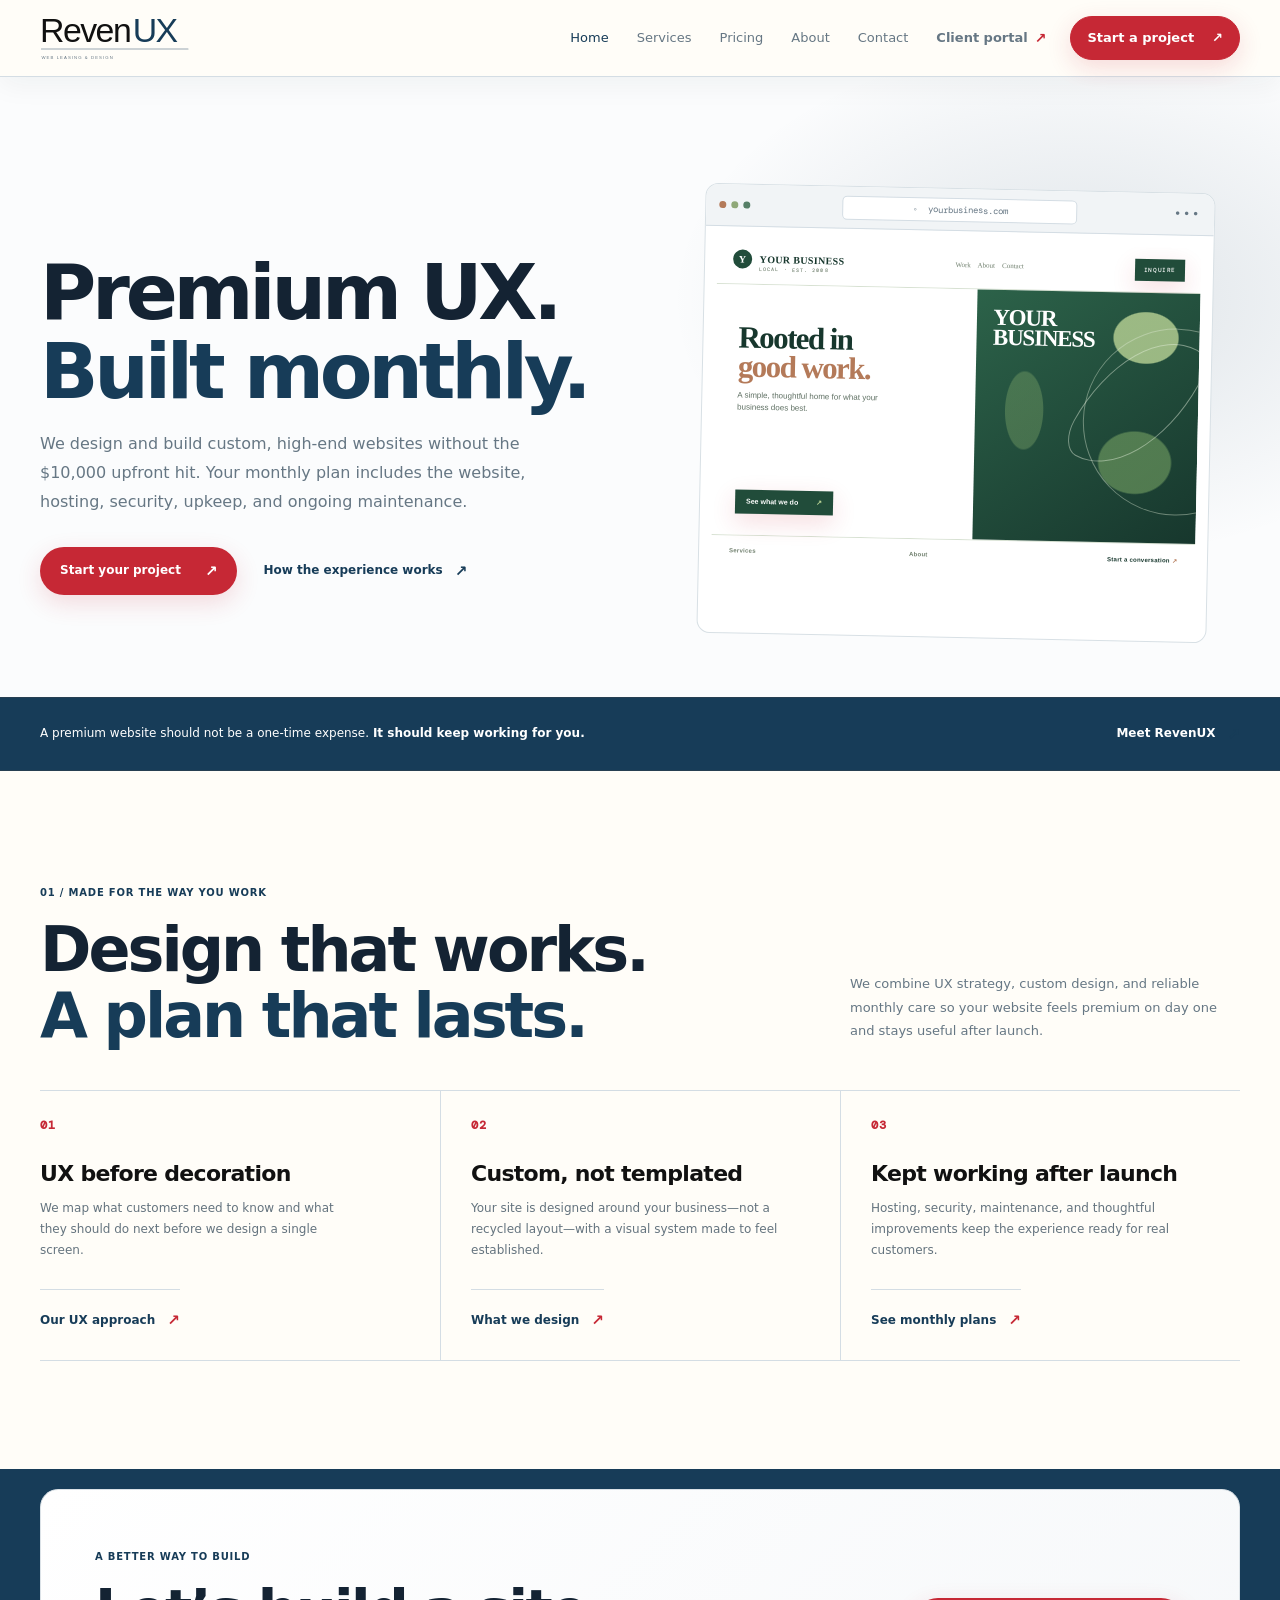
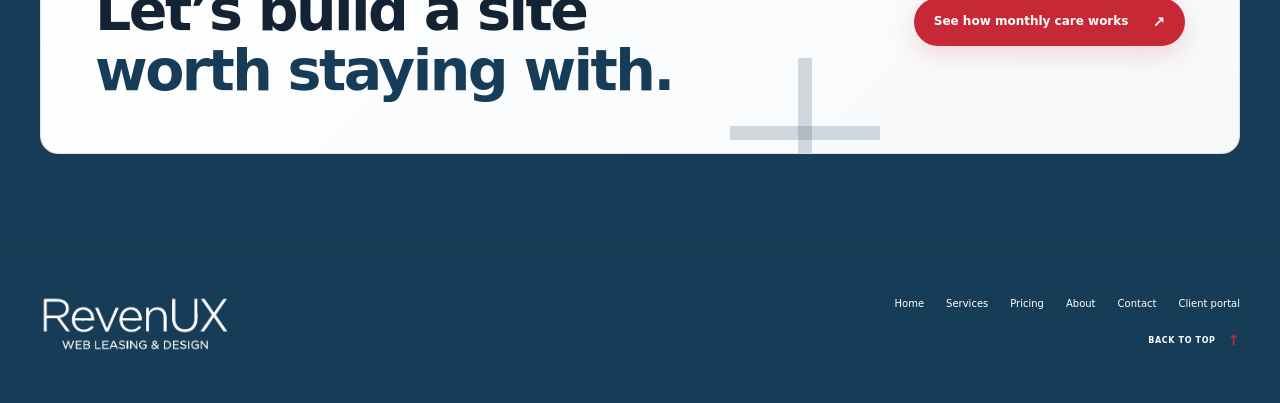
<file: index.html>
<!doctype html>
<html lang="en">
<head>
  <meta charset="utf-8"><meta name="viewport" content="width=device-width, initial-scale=1">
  <meta name="theme-color" content="#ffffff"><meta name="description" content="RevenUX designs custom UX-led websites for local businesses with affordable monthly care, maintenance, hosting, and security.">
  <title>RevenUX — Premium UX websites, built monthly</title><link rel="icon" href="assets/revenux-monogram-white.svg?v=2" type="image/svg+xml" sizes="any"><link rel="apple-touch-icon" href="assets/revenux-monogram-white.svg?v=2">
  <link rel="preconnect" href="https://fonts.googleapis.com"><link rel="preconnect" href="https://fonts.gstatic.com" crossorigin>
  <link href="https://fonts.googleapis.com/css2?family=DM+Mono:wght@400;500&family=DM+Sans:wght@400;500;600;700&family=Manrope:wght@400;500;600;700;800&display=swap" rel="stylesheet">
  <link rel="stylesheet" href="styles.css?v=client-portal-1"><script src="script.js?v=form-email-2" defer></script>
</head>
<body data-page="home">
  <a class="skip-link" href="#main">Skip to content</a>
  <header class="site-header" id="top"><div class="shell header-inner">
    <a class="brand brand-wordmark" href="index.html" aria-label="RevenUX home"><img class="brand-logo" src="assets/revenux-wordmark-black-blue.svg?v=1" alt="RevenUX Web Leasing &amp; Design"></a>
    <button class="menu-toggle" type="button" aria-expanded="false" aria-controls="primary-nav" aria-label="Open menu"><span></span><span></span></button>
    <nav class="primary-nav" id="primary-nav" aria-label="Main navigation"><a data-nav="home" href="index.html">Home</a><a data-nav="services" href="services.html">Services</a><a data-nav="pricing" href="pricing.html">Pricing</a><a data-nav="about" href="about.html">About</a><a data-nav="contact" href="contact.html">Contact</a><a class="nav-portal" href="https://portal.revenuxdesign.com" aria-label="Open client portal">Client portal <span>↗</span></a><a class="nav-cta" href="https://portal.revenuxdesign.com/start">Start a project <span>↗</span></a></nav>
  </div></header>
  <main id="main">
    <section class="hero section-pad"><div class="hero-grid shell">
      <div class="hero-copy reveal"><h1>Premium UX.<br><em>Built monthly.</em></h1><p class="hero-lede">We design and build custom, high-end websites without the $10,000 upfront hit. Your monthly plan includes the website, hosting, security, upkeep, and ongoing maintenance.</p><div class="hero-actions"><a class="button button-primary" href="https://portal.revenuxdesign.com/start">Start your project <span>↗</span></a><a class="text-link" href="services.html">How the experience works <span>↗</span></a></div></div>
      <div class="hero-visual reveal reveal-delay" aria-label="Website preview for a local heating and air company"><div class="visual-orbit orbit-one"></div><div class="visual-orbit orbit-two"></div><div class="site-preview"><div class="preview-top"><span class="preview-dots"><i></i><i></i><i></i></span><span class="preview-url">◦ &nbsp;yourbusiness.com</span><span class="preview-menu">•••</span></div><div class="preview-site preview-business preview-editorial"><div class="preview-nav"><span class="preview-logo"><b>Y</b> YOUR BUSINESS <small>LOCAL · EST. 2008</small></span><span class="preview-links">Work &nbsp;&nbsp; About &nbsp;&nbsp; Contact</span><span class="preview-call">INQUIRE</span></div><div class="preview-split"><div class="preview-split-copy"><h2>Rooted in<br><em>good work.</em></h2><p>A simple, thoughtful home for what your business does best.</p><span class="preview-button">See what we do <b>↗</b></span></div><div class="preview-visual-block"><strong>YOUR<br>BUSINESS</strong></div></div><div class="preview-footer-row"><span>Services</span><span>About</span><span>Start a conversation <b>↗</b></span></div></div></div></div>
    </div></section>
    <section class="intro-strip"><div class="shell strip-inner"><p>A premium website should not be a one-time expense. <strong>It should keep working for you.</strong></p><a class="text-link" href="about.html">Meet RevenUX <span>↗</span></a></div></section>
    <section class="section-pad home-services"><div class="shell"><div class="section-heading heading-row reveal"><div><span class="eyebrow">01 / MADE FOR THE WAY YOU WORK</span><h2>Design that works.<br><em>A plan that lasts.</em></h2></div><p>We combine UX strategy, custom design, and reliable monthly care so your website feels premium on day one and stays useful after launch.</p></div><div class="service-grid"><article class="service-card reveal"><span class="service-icon">01</span><h3>UX before decoration</h3><p>We map what customers need to know and what they should do next before we design a single screen.</p><a href="services.html" class="text-link">Our UX approach <span>↗</span></a></article><article class="service-card reveal reveal-delay"><span class="service-icon">02</span><h3>Custom, not templated</h3><p>Your site is designed around your business—not a recycled layout—with a visual system made to feel established.</p><a href="services.html" class="text-link">What we design <span>↗</span></a></article><article class="service-card reveal reveal-delay-2"><span class="service-icon">03</span><h3>Kept working after launch</h3><p>Hosting, security, maintenance, and thoughtful improvements keep the experience ready for real customers.</p><a href="pricing.html" class="text-link">See monthly plans <span>↗</span></a></article></div></div></section>
    <section class="home-cta"><div class="shell cta-panel reveal"><div><span class="eyebrow">A BETTER WAY TO BUILD</span><h2>Let’s build a site<br><em>worth staying with.</em></h2></div><a class="button button-primary" href="contact.html">See how monthly care works <span>↗</span></a><span class="cta-spark" aria-hidden="true"></span></div></section>
  </main>
  <footer class="site-footer"><div class="shell footer-main"><a class="footer-wordmark" href="index.html" aria-label="RevenUX home"><img src="assets/revenux-wordmark-footer.png" alt="RevenUX Web Leasing &amp; Design" style="display:block;width:190px;max-width:190px;height:auto;"></a><nav class="footer-links" aria-label="Footer navigation"><a href="index.html">Home</a><a href="services.html">Services</a><a href="pricing.html">Pricing</a><a href="about.html">About</a><a href="contact.html">Contact</a><a href="https://portal.revenuxdesign.com" aria-label="Open client portal">Client portal</a></nav><a class="back-top" href="#top">BACK TO TOP <span>↑</span></a></div></footer>
</body></html>
</file>
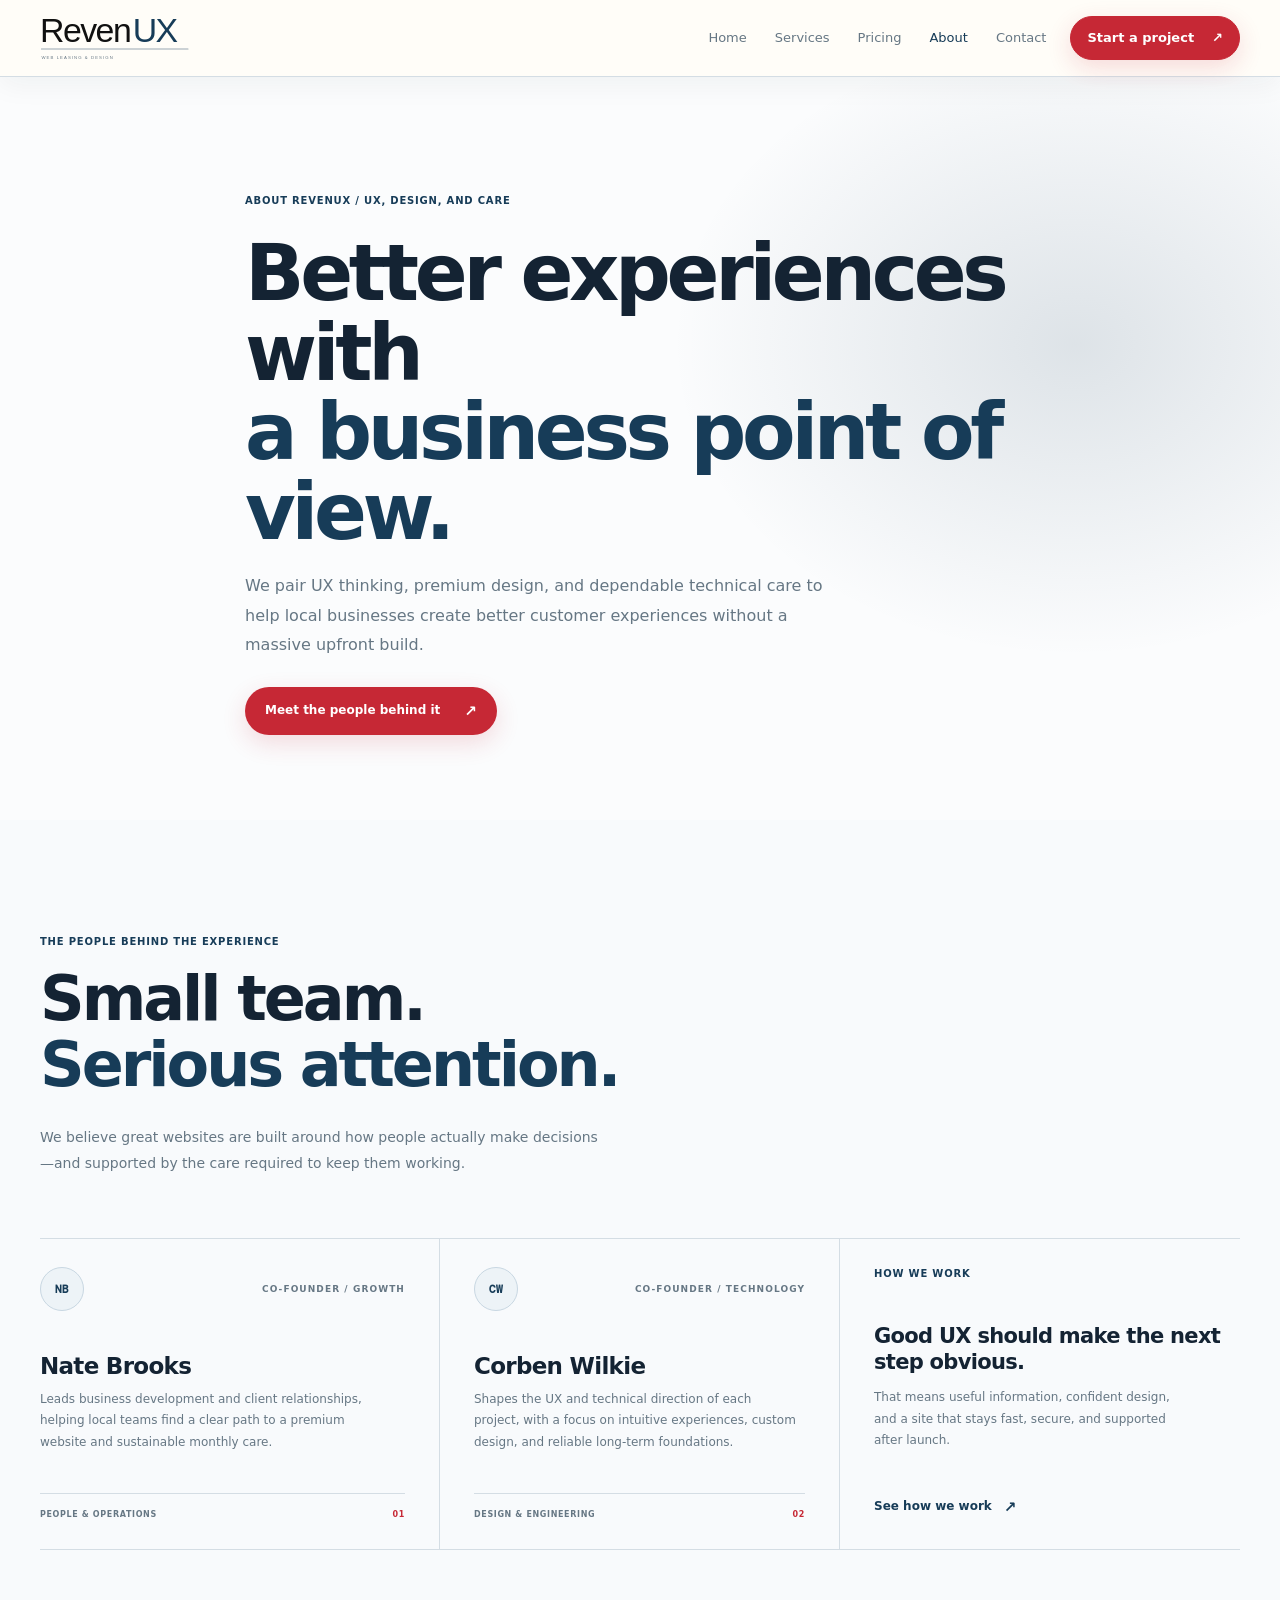
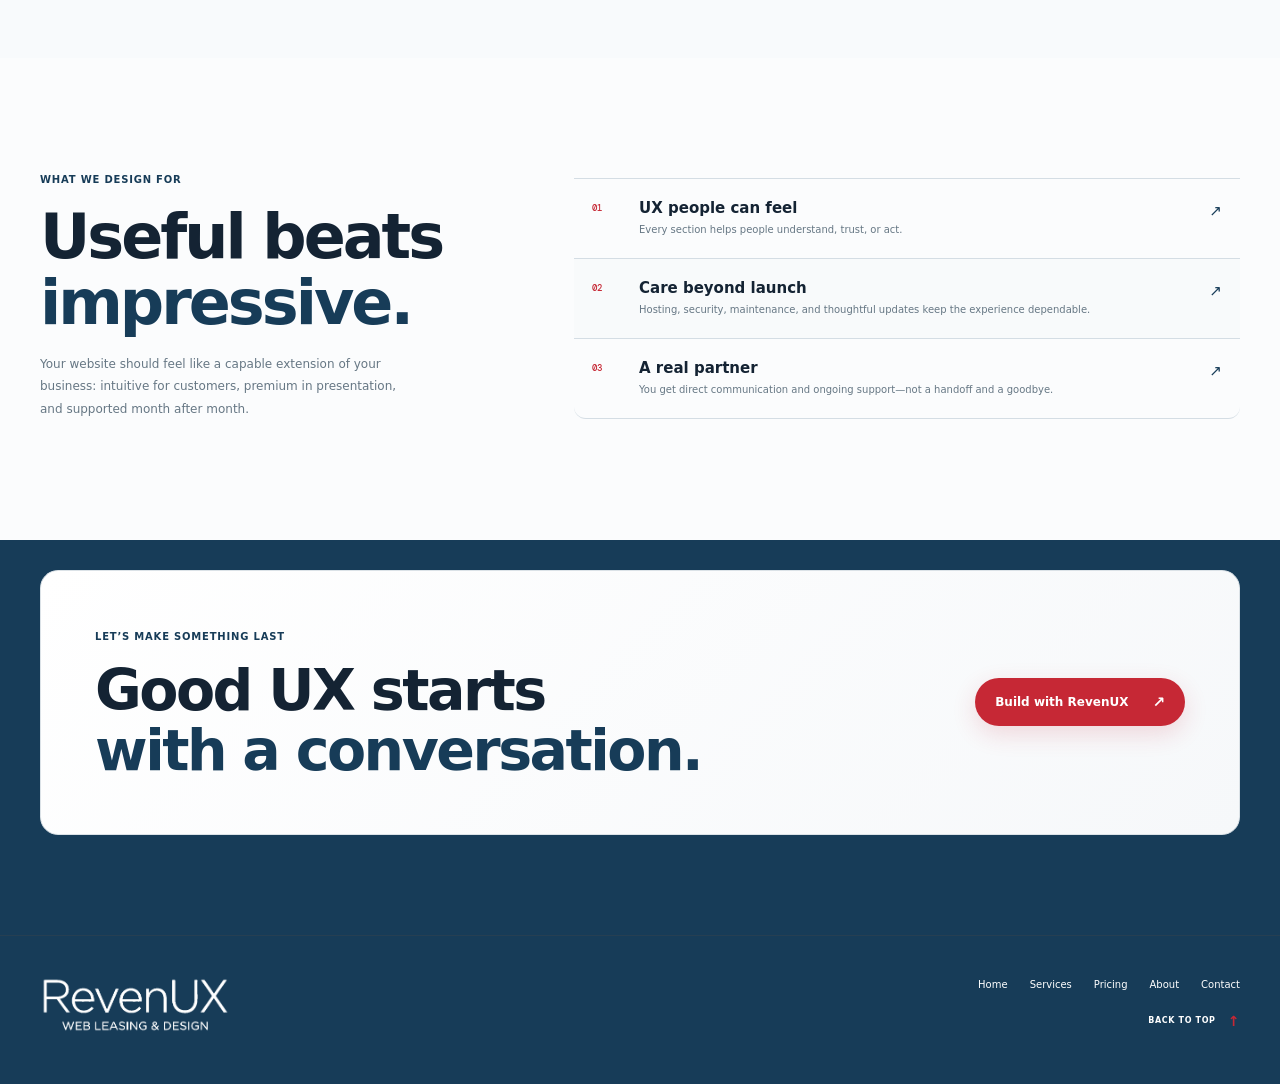
<file: about.html>
<!doctype html>
<html lang="en"><head><meta charset="utf-8"><meta name="viewport" content="width=device-width, initial-scale=1"><meta name="theme-color" content="#ffffff"><meta name="description" content="Meet the RevenUX team behind custom UX-led websites and affordable monthly website care."><title>About — UX, design, and ongoing care | RevenUX</title><link rel="icon" href="assets/revenux-monogram-white.svg?v=2" type="image/svg+xml" sizes="any"><link rel="apple-touch-icon" href="assets/revenux-monogram-white.svg?v=2"><link rel="preconnect" href="https://fonts.googleapis.com"><link rel="preconnect" href="https://fonts.gstatic.com" crossorigin><link href="https://fonts.googleapis.com/css2?family=DM+Mono:wght@400;500&family=DM+Sans:wght@400;500;600;700&family=Manrope:wght@400;500;600;700;800&display=swap" rel="stylesheet"><link rel="stylesheet" href="styles.css?v=black-blue-clean-1"><script src="script.js?v=form-email-2" defer></script></head>
<body data-page="about"><a class="skip-link" href="#main">Skip to content</a><header class="site-header" id="top"><div class="shell header-inner"><a class="brand brand-wordmark" href="index.html" aria-label="RevenUX home"><img class="brand-logo" src="assets/revenux-wordmark-black-blue.svg?v=1" alt="RevenUX Web Leasing &amp; Design"></a><button class="menu-toggle" type="button" aria-expanded="false" aria-controls="primary-nav" aria-label="Open menu"><span></span><span></span></button><nav class="primary-nav" id="primary-nav" aria-label="Main navigation"><a data-nav="home" href="index.html">Home</a><a data-nav="services" href="services.html">Services</a><a data-nav="pricing" href="pricing.html">Pricing</a><a data-nav="about" href="about.html">About</a><a data-nav="contact" href="contact.html">Contact</a><a class="nav-cta" href="contact.html">Start a project <span>↗</span></a></nav></div></header>
<main id="main"><section class="page-hero section-pad about-hero"><div class="shell page-hero-inner reveal"><span class="eyebrow">ABOUT REVENUX / UX, DESIGN, AND CARE</span><h1>Better experiences with<br><em>a business point of view.</em></h1><p>We pair UX thinking, premium design, and dependable technical care to help local businesses create better customer experiences without a massive upfront build.</p><div class="hero-actions"><a class="button button-primary" href="contact.html">Meet the people behind it <span>↗</span></a></div></div></section>
<section class="section-pad about-section"><div class="shell"><div class="section-heading heading-row reveal"><div><span class="eyebrow">THE PEOPLE BEHIND THE EXPERIENCE</span><h2>Small team.<br><em>Serious attention.</em></h2></div><p>We believe great websites are built around how people actually make decisions—and supported by the care required to keep them working.</p></div><div class="founder-grid"><article class="founder-card reveal"><div class="founder-top"><span class="founder-initials">NB</span><span class="founder-role">CO-FOUNDER / GROWTH</span></div><div><h3>Nate Brooks</h3><p>Leads business development and client relationships, helping local teams find a clear path to a premium website and sustainable monthly care.</p></div><div class="founder-footer"><span>PEOPLE & OPERATIONS</span><span>01</span></div></article><article class="founder-card founder-card-accent reveal reveal-delay"><div class="founder-top"><span class="founder-initials">CW</span><span class="founder-role">CO-FOUNDER / TECHNOLOGY</span></div><div><h3>Corben Wilkie</h3><p>Shapes the UX and technical direction of each project, with a focus on intuitive experiences, custom design, and reliable long-term foundations.</p></div><div class="founder-footer"><span>DESIGN & ENGINEERING</span><span>02</span></div></article><div class="founder-note reveal reveal-delay-2"><span class="eyebrow">HOW WE WORK</span><h3>Good UX should make the next step obvious.</h3><p>That means useful information, confident design, and a site that stays fast, secure, and supported after launch.</p><a class="text-link" href="services.html">See how we work <span>↗</span></a></div></div></div></section>
<section class="values-section section-pad"><div class="shell values-layout"><div class="values-copy reveal"><span class="eyebrow">WHAT WE DESIGN FOR</span><h2>Useful beats<br><em>impressive.</em></h2><p>Your website should feel like a capable extension of your business: intuitive for customers, premium in presentation, and supported month after month.</p></div><div class="values-list"><article class="value-row reveal"><span>01</span><div><h3>UX people can feel</h3><p>Every section helps people understand, trust, or act.</p></div><span class="value-mark">↗</span></article><article class="value-row reveal"><span>02</span><div><h3>Care beyond launch</h3><p>Hosting, security, maintenance, and thoughtful updates keep the experience dependable.</p></div><span class="value-mark">↗</span></article><article class="value-row reveal"><span>03</span><div><h3>A real partner</h3><p>You get direct communication and ongoing support—not a handoff and a goodbye.</p></div><span class="value-mark">↗</span></article></div></div></section>
<section class="simple-cta"><div class="shell cta-panel reveal"><div><span class="eyebrow">LET’S MAKE SOMETHING LAST</span><h2>Good UX starts<br><em>with a conversation.</em></h2></div><a class="button button-primary" href="contact.html">Build with RevenUX <span>↗</span></a></div></section></main>
<footer class="site-footer"><div class="shell footer-main"><a class="footer-wordmark" href="index.html" aria-label="RevenUX home"><img src="assets/revenux-wordmark-footer.png" alt="RevenUX Web Leasing &amp; Design" style="display:block;width:190px;max-width:190px;height:auto;"></a><nav class="footer-links" aria-label="Footer navigation"><a href="index.html">Home</a><a href="services.html">Services</a><a href="pricing.html">Pricing</a><a href="about.html">About</a><a href="contact.html">Contact</a></nav><a class="back-top" href="#top">BACK TO TOP <span>↑</span></a></div></footer></body></html>
</file>
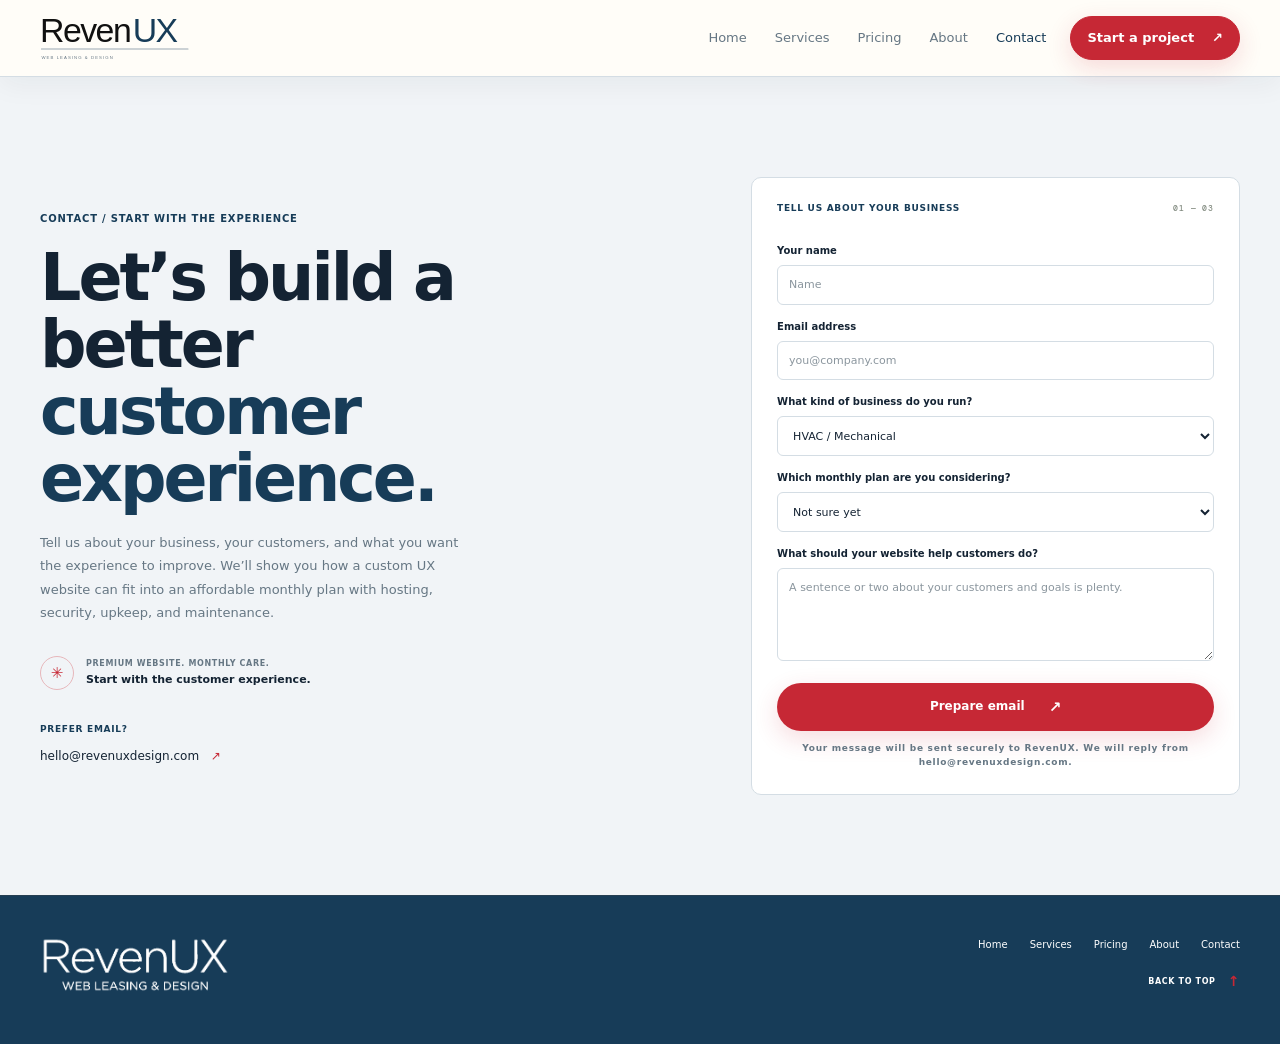
<file: contact.html>
<!doctype html>
<html lang="en"><head><meta charset="utf-8"><meta name="viewport" content="width=device-width, initial-scale=1"><meta name="theme-color" content="#ffffff"><meta name="description" content="Start a conversation about a custom UX website with affordable monthly hosting, maintenance, upkeep, and security."><title>Contact — Start your UX website | RevenUX</title><link rel="icon" href="assets/revenux-monogram-white.svg?v=2" type="image/svg+xml" sizes="any"><link rel="apple-touch-icon" href="assets/revenux-monogram-white.svg?v=2"><link rel="preconnect" href="https://fonts.googleapis.com"><link rel="preconnect" href="https://fonts.gstatic.com" crossorigin><link href="https://fonts.googleapis.com/css2?family=DM+Mono:wght@400;500&family=DM+Sans:wght@400;500;600;700&family=Manrope:wght@400;500;600;700;800&display=swap" rel="stylesheet"><link rel="stylesheet" href="styles.css?v=black-blue-clean-1"><script src="script.js?v=form-email-2" defer></script></head>
<body data-page="contact"><a class="skip-link" href="#main">Skip to content</a><header class="site-header" id="top"><div class="shell header-inner"><a class="brand brand-wordmark" href="index.html" aria-label="RevenUX home"><img class="brand-logo" src="assets/revenux-wordmark-black-blue.svg?v=1" alt="RevenUX Web Leasing &amp; Design"></a><button class="menu-toggle" type="button" aria-expanded="false" aria-controls="primary-nav" aria-label="Open menu"><span></span><span></span></button><nav class="primary-nav" id="primary-nav" aria-label="Main navigation"><a data-nav="home" href="index.html">Home</a><a data-nav="services" href="services.html">Services</a><a data-nav="pricing" href="pricing.html">Pricing</a><a data-nav="about" href="about.html">About</a><a data-nav="contact" href="contact.html">Contact</a><a class="nav-cta" href="contact.html">Start a project <span>↗</span></a></nav></div></header>
<main id="main"><section class="contact-section section-pad contact-page"><div class="shell contact-layout"><div class="contact-copy reveal"><span class="eyebrow">CONTACT / START WITH THE EXPERIENCE</span><h1>Let’s build a better<br><em>customer experience.</em></h1><p>Tell us about your business, your customers, and what you want the experience to improve. We’ll show you how a custom UX website can fit into an affordable monthly plan with hosting, security, upkeep, and maintenance.</p><div class="contact-meta"><span class="contact-star">✳</span><span><small>PREMIUM WEBSITE. MONTHLY CARE.</small><strong>Start with the customer experience.</strong></span></div><div class="contact-direct"><span class="field-label">PREFER EMAIL?</span><a href="mailto:hello@revenuxdesign.com">hello@revenuxdesign.com <span>↗</span></a></div></div><form class="contact-form reveal reveal-delay" id="contact-form" action="https://formsubmit.co/hello@revenuxdesign.com" method="POST" accept-charset="UTF-8"><input type="hidden" name="_subject" value="New RevenUX website inquiry"><input type="hidden" name="_next" value="https://revenuxdesign.com/contact.html?sent=1"><input type="hidden" name="_template" value="table"><input type="hidden" name="_captcha" value="true"><input type="text" name="_honey" tabindex="-1" autocomplete="off" style="display:none"><div class="form-heading"><span class="field-label">TELL US ABOUT YOUR BUSINESS</span><span>01 — 03</span></div><label for="name">Your name</label><input id="name" name="name" autocomplete="name" required placeholder="Name"><label for="email">Email address</label><input type="hidden" name="_replyto" id="reply-to"><input id="email" name="client_email" type="email" autocomplete="email" required placeholder="you@company.com"><label for="business">What kind of business do you run?</label><select id="business" name="business"><option>HVAC / Mechanical</option><option>Plumbing</option><option>Roofing / Exterior</option><option>Electrical</option><option>General contracting</option><option>Other local service</option></select><label for="plan">Which monthly plan are you considering?</label><select id="plan" name="plan"><option>Not sure yet</option><option>Essential Build</option><option>Growth Engine</option><option>Authority Platform</option></select><label for="project">What should your website help customers do?</label><textarea id="project" name="project" rows="4" placeholder="A sentence or two about your customers and goals is plenty."></textarea><button class="button button-primary form-submit" type="submit">Prepare email <span>↗</span></button><p class="form-disclaimer" id="form-status">Your message will be sent securely to RevenUX. We will reply from hello@revenuxdesign.com.</p></form></div></section></main>
<footer class="site-footer"><div class="shell footer-main"><a class="footer-wordmark" href="index.html" aria-label="RevenUX home"><img src="assets/revenux-wordmark-footer.png" alt="RevenUX Web Leasing &amp; Design" style="display:block;width:190px;max-width:190px;height:auto;"></a><nav class="footer-links" aria-label="Footer navigation"><a href="index.html">Home</a><a href="services.html">Services</a><a href="pricing.html">Pricing</a><a href="about.html">About</a><a href="contact.html">Contact</a></nav><a class="back-top" href="#top">BACK TO TOP <span>↑</span></a></div></footer></body></html>
</file>
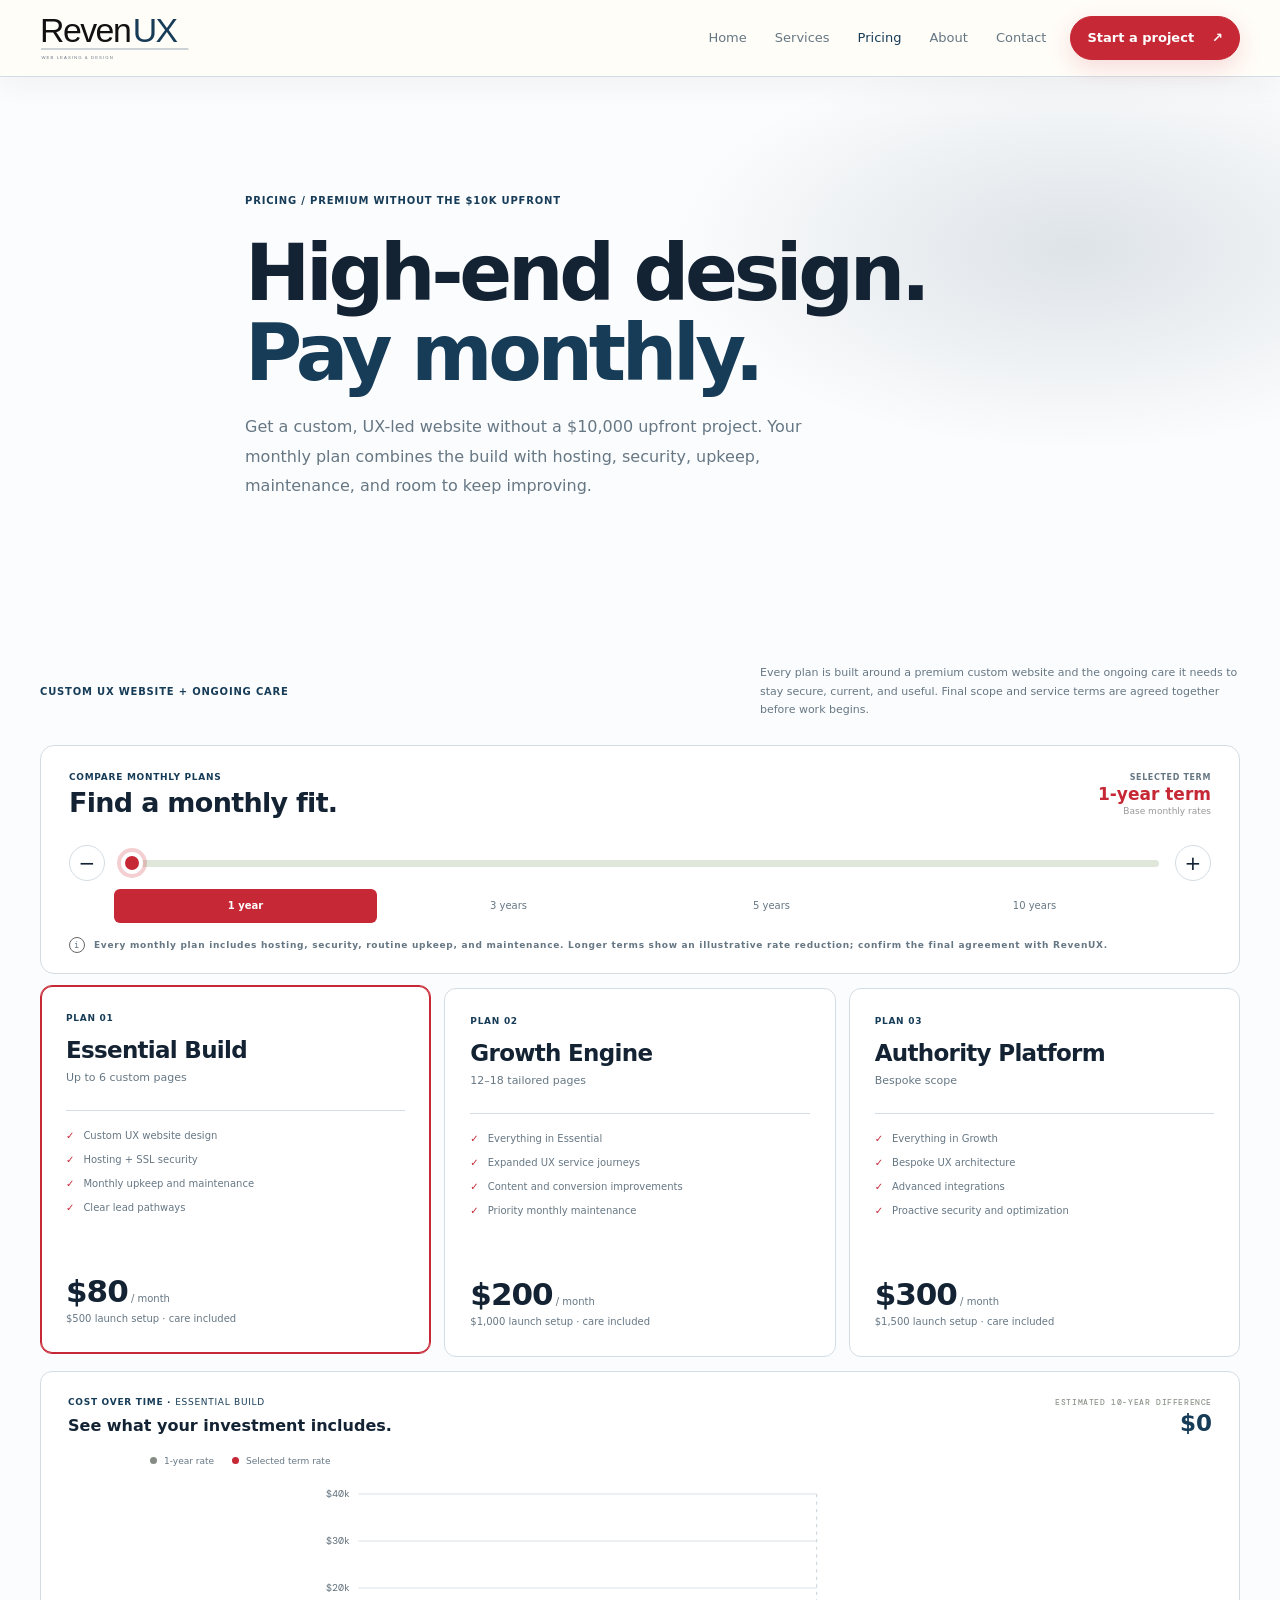
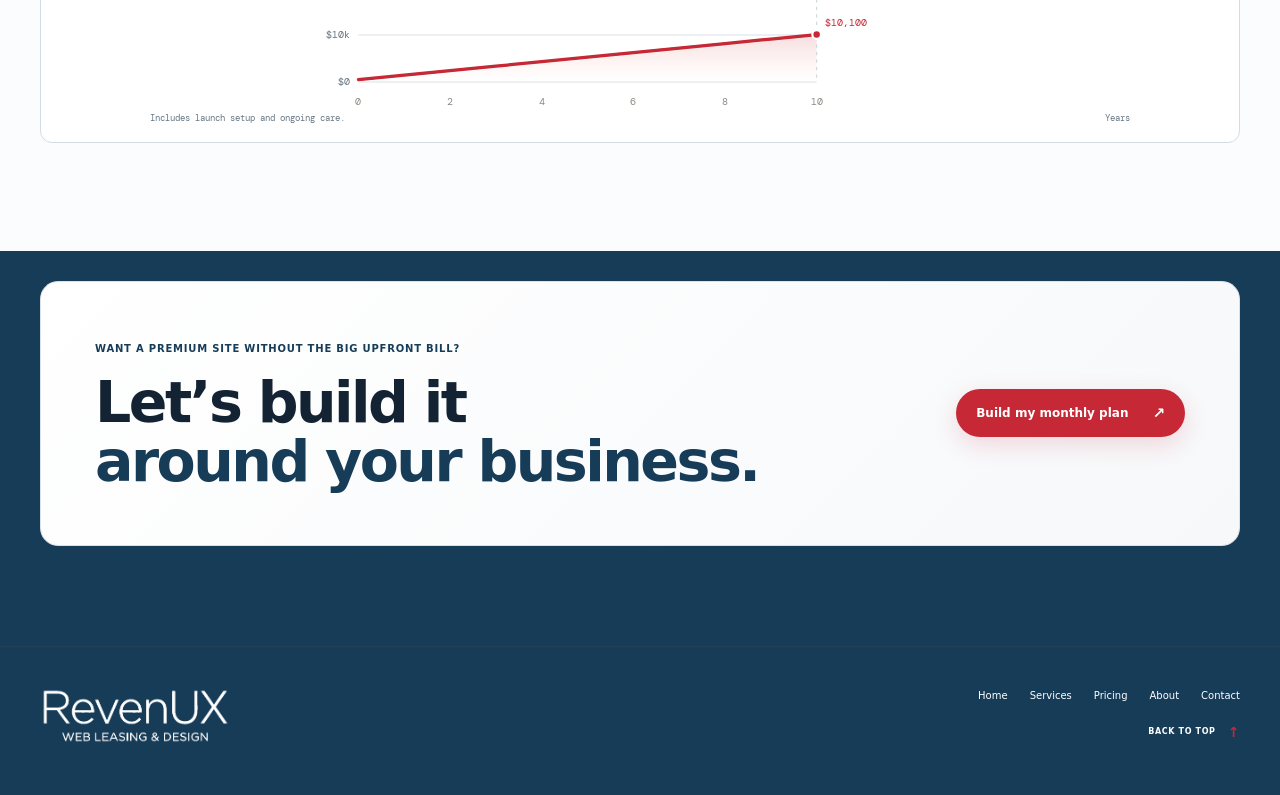
<file: pricing.html>
<!doctype html>
<html lang="en"><head><meta charset="utf-8"><meta name="viewport" content="width=device-width, initial-scale=1"><meta name="theme-color" content="#ffffff"><meta name="description" content="Compare custom UX website plans with affordable monthly payments for design, hosting, maintenance, upkeep, and security."><title>Pricing — Premium UX websites by RevenUX</title><link rel="icon" href="assets/revenux-monogram-white.svg?v=2" type="image/svg+xml" sizes="any"><link rel="apple-touch-icon" href="assets/revenux-monogram-white.svg?v=2"><link rel="preconnect" href="https://fonts.googleapis.com"><link rel="preconnect" href="https://fonts.gstatic.com" crossorigin><link href="https://fonts.googleapis.com/css2?family=DM+Mono:wght@400;500&family=DM+Sans:wght@400;500;600;700&family=Manrope:wght@400;500;600;700;800&display=swap" rel="stylesheet"><link rel="stylesheet" href="styles.css?v=black-blue-clean-1"><script src="script.js?v=form-email-2" defer></script></head>
<body data-page="pricing"><a class="skip-link" href="#main">Skip to content</a><header class="site-header" id="top"><div class="shell header-inner"><a class="brand brand-wordmark" href="index.html" aria-label="RevenUX home"><img class="brand-logo" src="assets/revenux-wordmark-black-blue.svg?v=1" alt="RevenUX Web Leasing &amp; Design"></a><button class="menu-toggle" type="button" aria-expanded="false" aria-controls="primary-nav" aria-label="Open menu"><span></span><span></span></button><nav class="primary-nav" id="primary-nav" aria-label="Main navigation"><a data-nav="home" href="index.html">Home</a><a data-nav="services" href="services.html">Services</a><a data-nav="pricing" href="pricing.html">Pricing</a><a data-nav="about" href="about.html">About</a><a data-nav="contact" href="contact.html">Contact</a><a class="nav-cta" href="contact.html">Start a project <span>↗</span></a></nav></div></header>
<main id="main"><section class="page-hero section-pad pricing-hero"><div class="shell page-hero-inner reveal"><span class="eyebrow">PRICING / PREMIUM WITHOUT THE $10K UPFRONT</span><h1>High-end design.<br><em>Pay monthly.</em></h1><p>Get a custom, UX-led website without a $10,000 upfront project. Your monthly plan combines the build with hosting, security, upkeep, maintenance, and room to keep improving.</p></div></section>
<section class="pricing-section section-pad"><div class="shell"><div class="pricing-intro reveal"><span class="eyebrow">CUSTOM UX WEBSITE + ONGOING CARE</span><p>Every plan is built around a premium custom website and the ongoing care it needs to stay secure, current, and useful. Final scope and service terms are agreed together before work begins.</p></div>
<div class="pricing-control reveal"><div class="control-heading"><div><span class="field-label">COMPARE MONTHLY PLANS</span><h2>Find a monthly fit.</h2></div><div class="term-readout"><small>SELECTED TERM</small><strong id="slider-term-label">1-year term</strong><span id="term-discount">Base monthly rates</span></div></div><div class="slider-row"><button class="slider-step" id="term-back" type="button" aria-label="Choose a shorter service term">−</button><label class="slider-label" for="term-slider"><span class="sr-only">Service term</span><input id="term-slider" type="range" min="0" max="3" step="1" value="0" aria-valuetext="1-year term"></label><button class="slider-step" id="term-forward" type="button" aria-label="Choose a longer service term">+</button></div><div class="slider-ticks" role="group" aria-label="Choose service term"><button class="term-button is-active" type="button" data-term="0" aria-pressed="true">1 year</button><button class="term-button" type="button" data-term="1" aria-pressed="false">3 years</button><button class="term-button" type="button" data-term="2" aria-pressed="false">5 years</button><button class="term-button" type="button" data-term="3" aria-pressed="false">10 years</button></div><p class="pricing-note"><span>i</span>Every monthly plan includes hosting, security, routine upkeep, and maintenance. Longer terms show an illustrative rate reduction; confirm the final agreement with RevenUX.</p></div>
<div class="price-cards" id="price-cards"></div><div class="pricing-chart-wrap reveal"><div class="chart-heading"><div><span class="field-label">COST OVER TIME · <strong id="selected-plan-label">ESSENTIAL BUILD</strong></span><h3>See what your investment includes.</h3></div><div class="savings"><small>ESTIMATED 10-YEAR DIFFERENCE</small><strong id="savings-value">$0</strong></div></div><div class="chart-legend"><span><i class="legend-dot legend-base"></i>1-year rate</span><span><i class="legend-dot legend-selected"></i>Selected term rate</span></div><div class="chart-box" id="cost-chart" role="img" aria-label="Cumulative cost comparison chart"></div><div class="chart-foot"><span>Includes launch setup and ongoing care.</span><span>Years</span></div></div></div></section>
<section class="simple-cta"><div class="shell cta-panel reveal"><div><span class="eyebrow">WANT A PREMIUM SITE WITHOUT THE BIG UPFRONT BILL?</span><h2>Let’s build it<br><em>around your business.</em></h2></div><a class="button button-primary" href="contact.html">Build my monthly plan <span>↗</span></a></div></section></main>
<footer class="site-footer"><div class="shell footer-main"><a class="footer-wordmark" href="index.html" aria-label="RevenUX home"><img src="assets/revenux-wordmark-footer.png" alt="RevenUX Web Leasing &amp; Design" style="display:block;width:190px;max-width:190px;height:auto;"></a><nav class="footer-links" aria-label="Footer navigation"><a href="index.html">Home</a><a href="services.html">Services</a><a href="pricing.html">Pricing</a><a href="about.html">About</a><a href="contact.html">Contact</a></nav><a class="back-top" href="#top">BACK TO TOP <span>↑</span></a></div></footer></body></html>
</file>
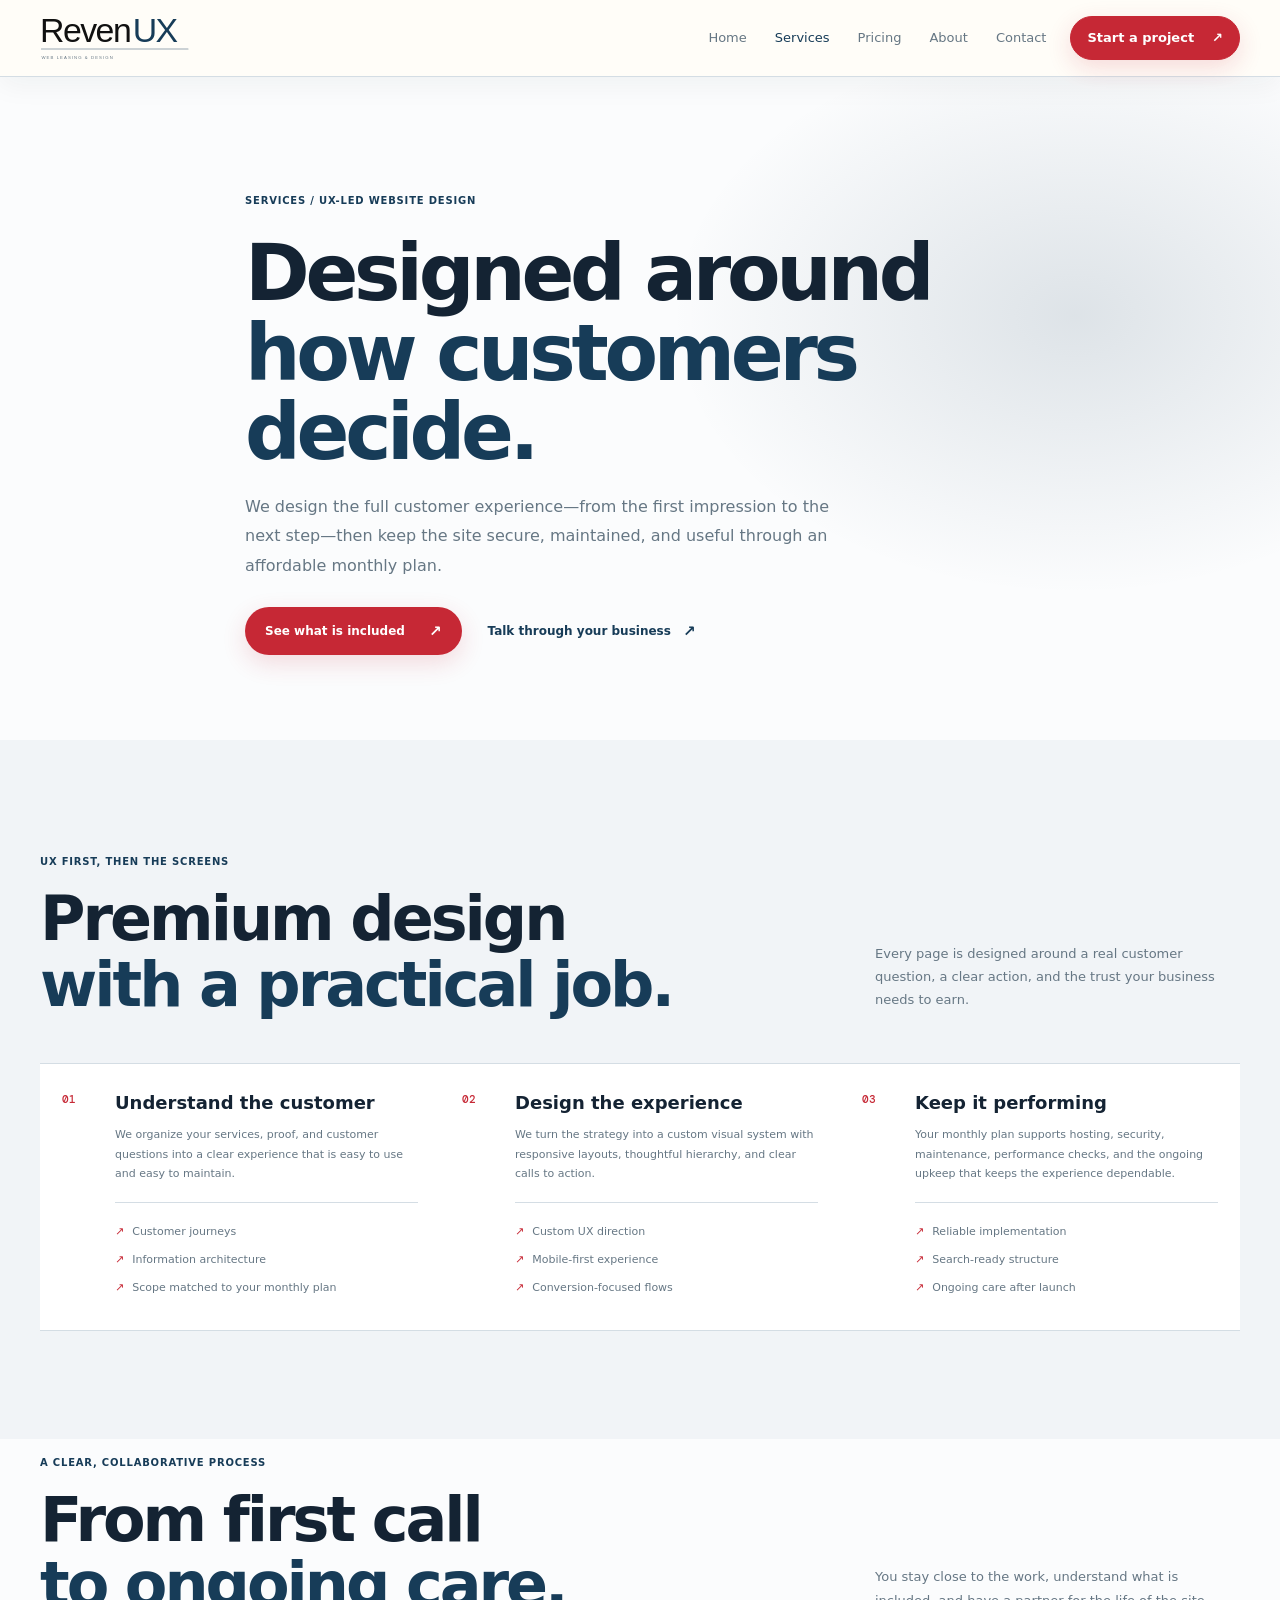
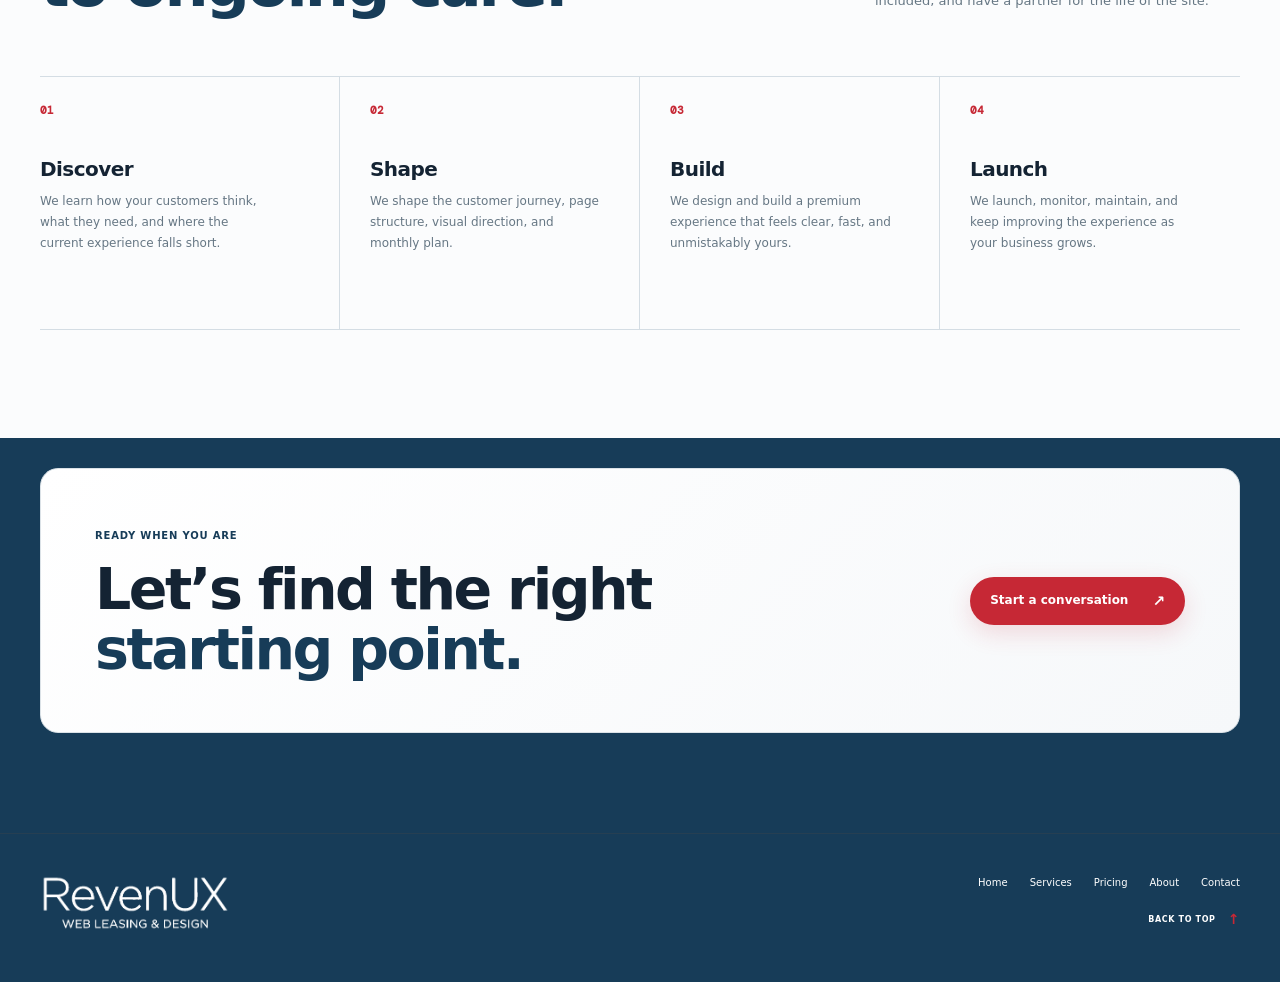
<file: services.html>
<!doctype html>
<html lang="en"><head><meta charset="utf-8"><meta name="viewport" content="width=device-width, initial-scale=1"><meta name="theme-color" content="#ffffff"><meta name="description" content="UX-led custom website design with affordable monthly hosting, maintenance, upkeep, and security for local businesses."><title>Services — UX-led website design | RevenUX</title><link rel="icon" href="assets/revenux-monogram-white.svg?v=2" type="image/svg+xml" sizes="any"><link rel="apple-touch-icon" href="assets/revenux-monogram-white.svg?v=2"><link rel="preconnect" href="https://fonts.googleapis.com"><link rel="preconnect" href="https://fonts.gstatic.com" crossorigin><link href="https://fonts.googleapis.com/css2?family=DM+Mono:wght@400;500&family=DM+Sans:wght@400;500;600;700&family=Manrope:wght@400;500;600;700;800&display=swap" rel="stylesheet"><link rel="stylesheet" href="styles.css?v=black-blue-clean-1"><script src="script.js?v=form-email-2" defer></script></head>
<body data-page="services"><a class="skip-link" href="#main">Skip to content</a><header class="site-header" id="top"><div class="shell header-inner"><a class="brand brand-wordmark" href="index.html" aria-label="RevenUX home"><img class="brand-logo" src="assets/revenux-wordmark-black-blue.svg?v=1" alt="RevenUX Web Leasing &amp; Design"></a><button class="menu-toggle" type="button" aria-expanded="false" aria-controls="primary-nav" aria-label="Open menu"><span></span><span></span></button><nav class="primary-nav" id="primary-nav" aria-label="Main navigation"><a data-nav="home" href="index.html">Home</a><a data-nav="services" href="services.html">Services</a><a data-nav="pricing" href="pricing.html">Pricing</a><a data-nav="about" href="about.html">About</a><a data-nav="contact" href="contact.html">Contact</a><a class="nav-cta" href="contact.html">Start a project <span>↗</span></a></nav></div></header>
<main id="main"><section class="page-hero section-pad"><div class="shell page-hero-inner reveal"><span class="eyebrow">SERVICES / UX-LED WEBSITE DESIGN</span><h1>Designed around<br><em>how customers decide.</em></h1><p>We design the full customer experience—from the first impression to the next step—then keep the site secure, maintained, and useful through an affordable monthly plan.</p><div class="hero-actions"><a class="button button-primary" href="pricing.html">See what is included <span>↗</span></a><a class="text-link" href="contact.html">Talk through your business <span>↗</span></a></div></div></section>
<section class="section-pad service-detail"><div class="shell"><div class="section-heading heading-row reveal"><div><span class="eyebrow">UX FIRST, THEN THE SCREENS</span><h2>Premium design<br><em>with a practical job.</em></h2></div><p>Every page is designed around a real customer question, a clear action, and the trust your business needs to earn.</p></div><div class="detail-grid"><article class="detail-card reveal"><span class="detail-number">01</span><div><h3>Understand the customer</h3><p>We organize your services, proof, and customer questions into a clear experience that is easy to use and easy to maintain.</p><ul><li>Customer journeys</li><li>Information architecture</li><li>Scope matched to your monthly plan</li></ul></div></article><article class="detail-card reveal"><span class="detail-number">02</span><div><h3>Design the experience</h3><p>We turn the strategy into a custom visual system with responsive layouts, thoughtful hierarchy, and clear calls to action.</p><ul><li>Custom UX direction</li><li>Mobile-first experience</li><li>Conversion-focused flows</li></ul></div></article><article class="detail-card reveal"><span class="detail-number">03</span><div><h3>Keep it performing</h3><p>Your monthly plan supports hosting, security, maintenance, performance checks, and the ongoing upkeep that keeps the experience dependable.</p><ul><li>Reliable implementation</li><li>Search-ready structure</li><li>Ongoing care after launch</li></ul></div></article></div></div></section>
<section class="section-pad process-section"><div class="shell"><div class="section-heading heading-row reveal"><div><span class="eyebrow">A CLEAR, COLLABORATIVE PROCESS</span><h2>From first call<br><em>to ongoing care.</em></h2></div><p>You stay close to the work, understand what is included, and have a partner for the life of the site.</p></div><div class="process-grid"><article class="process-step reveal"><span>01</span><h3>Discover</h3><p>We learn how your customers think, what they need, and where the current experience falls short.</p></article><article class="process-step reveal reveal-delay"><span>02</span><h3>Shape</h3><p>We shape the customer journey, page structure, visual direction, and monthly plan.</p></article><article class="process-step reveal reveal-delay-2"><span>03</span><h3>Build</h3><p>We design and build a premium experience that feels clear, fast, and unmistakably yours.</p></article><article class="process-step reveal reveal-delay-3"><span>04</span><h3>Launch</h3><p>We launch, monitor, maintain, and keep improving the experience as your business grows.</p></article></div></div></section>
<section class="simple-cta"><div class="shell cta-panel reveal"><div><span class="eyebrow">READY WHEN YOU ARE</span><h2>Let’s find the right<br><em>starting point.</em></h2></div><a class="button button-primary" href="contact.html">Start a conversation <span>↗</span></a></div></section></main>
<footer class="site-footer"><div class="shell footer-main"><a class="footer-wordmark" href="index.html" aria-label="RevenUX home"><img src="assets/revenux-wordmark-footer.png" alt="RevenUX Web Leasing &amp; Design" style="display:block;width:190px;max-width:190px;height:auto;"></a><nav class="footer-links" aria-label="Footer navigation"><a href="index.html">Home</a><a href="services.html">Services</a><a href="pricing.html">Pricing</a><a href="about.html">About</a><a href="contact.html">Contact</a></nav><a class="back-top" href="#top">BACK TO TOP <span>↑</span></a></div></footer></body></html>
</file>
<file: styles.css>
:root{color-scheme:dark;--bg:#111311;--bg-soft:#171a17;--panel:#1c201c;--line:#343a33;--text:#f3f2ec;--muted:#a3aaa0;--soft:#788076;--accent:#c62835;--accent-hi:#e0444e;--green:#a52b35;--sans:'DM Sans',sans-serif;--display:'Manrope',sans-serif;--mono:'DM Mono',monospace;--shell:1200px;--radius:14px}
*{box-sizing:border-box}html{scroll-behavior:smooth;scroll-padding-top:90px}body{margin:0;background:var(--bg);color:var(--text);font:15px/1.6 var(--sans);-webkit-font-smoothing:antialiased}a{color:inherit;text-decoration:none}button,input,select,textarea{font:inherit}button{color:inherit}.shell{width:min(var(--shell),calc(100% - 56px));margin-inline:auto}.section-pad{padding-block:108px}.skip-link{position:fixed;top:10px;left:10px;z-index:1000;padding:10px 14px;background:var(--accent);color:#161713;transform:translateY(-150%)}.skip-link:focus{transform:none}
.site-header{position:sticky;top:0;z-index:50;background:rgba(17,19,17,.9);backdrop-filter:blur(16px);border-bottom:1px solid rgba(255,255,255,.07)}.header-inner{height:78px;display:flex;align-items:center;justify-content:space-between}.brand{display:inline-flex;align-items:center;gap:11px;font:800 18px/1 var(--display);letter-spacing:-.8px}.brand-mark{display:grid;place-items:center;width:38px;height:38px;background:var(--accent);color:#171613;border-radius:11px;font:800 21px var(--display)}.brand-accent{color:var(--accent)}.brand small{display:block;margin-top:5px;color:#8b9288;font:500 8px/1 var(--mono);letter-spacing:1.4px}.primary-nav{display:flex;align-items:center;gap:32px;color:#b3b8af;font-size:13px}.primary-nav>a:not(.nav-cta){transition:color .2s}.primary-nav>a:not(.nav-cta):hover,.primary-nav>a[aria-current=page]{color:var(--text)}.primary-nav>a[aria-current=page]:not(.nav-cta){position:relative}.primary-nav>a[aria-current=page]:not(.nav-cta):after{position:absolute;right:0;bottom:-28px;left:0;height:2px;background:var(--accent);content:""}.nav-cta{display:flex;align-items:center;gap:18px;padding:10px 15px;border:1px solid #414741;border-radius:999px;color:var(--text)}.nav-cta span{color:var(--accent)}.nav-cta:hover{border-color:var(--accent)}.menu-toggle{display:none}
.eyebrow{color:var(--accent);font:500 10px/1.4 var(--mono);letter-spacing:1.35px;text-transform:uppercase}.hero{position:relative;overflow:hidden;padding-top:76px;padding-bottom:24px;background:radial-gradient(ellipse 44% 52% at 84% 42%,rgba(198,40,53,.095),transparent 72%)}.hero-grid{display:grid;grid-template-columns:1fr .97fr;align-items:center;gap:48px;min-height:570px}.hero .eyebrow{display:inline-flex;align-items:center;gap:10px;padding:8px 12px;border:1px solid #373c36;border-radius:999px;color:#bdc1b7;font-size:9px;letter-spacing:1px}.status-dot,.caption-live i{width:7px;height:7px;border-radius:50%;background:#99ad82;box-shadow:0 0 12px #99ad8266}.hero h1,.page-hero h1{margin:23px 0 19px;font:700 clamp(48px,6vw,78px)/1.02 var(--display);letter-spacing:-4.5px}.hero h1 em,.page-hero h1 em,.section-heading h2 em,.contact-copy h1 em,.values-copy h2 em,.cta-panel h2 em{font-style:normal;color:var(--accent)}.hero-lede{max-width:510px;margin:0;color:#aab0a6;font-size:16px;line-height:1.8}.hero-actions{display:flex;align-items:center;gap:26px;margin-top:30px}.button{display:inline-flex;align-items:center;justify-content:center;gap:24px;min-height:48px;padding:0 20px;border:0;border-radius:8px;font-size:12px;font-weight:700;cursor:pointer;transition:transform .2s,background .2s,border-color .2s}.button:hover{transform:translateY(-2px)}.button-primary{background:var(--accent);color:#181915}.button-primary:hover{background:var(--accent-hi)}.button span{font-size:15px}.text-link{display:inline-flex;align-items:center;gap:12px;color:#e7e8e1;font-size:12px;font-weight:700;transition:color .2s}.text-link:hover{color:var(--accent)}.text-link span{color:var(--accent);font-size:15px}.hero-proof{display:flex;align-items:center;gap:13px;margin-top:54px}.proof-avatars{display:flex;padding-left:5px}.proof-avatars span{display:grid;place-items:center;width:31px;height:31px;margin-left:-5px;border:2px solid var(--bg);border-radius:50%;background:#526052;color:#e6e8dc;font:600 9px var(--mono)}.proof-avatars span+span{background:#795d4e}.hero-proof p{margin:0;color:#939a90;font-size:10px;line-height:1.5}.hero-proof strong{color:#d4d8ce;font-size:11px;font-weight:600}
.hero-visual{position:relative;min-height:490px;display:grid;place-items:center}.visual-orbit{position:absolute;aspect-ratio:1;border:1px solid rgba(198,40,53,.13);border-radius:50%;pointer-events:none;animation:orbit-pulse 7s ease-in-out infinite}.orbit-one{width:580px}.orbit-two{width:450px;border-color:rgba(198,40,53,.09);animation-delay:-3s}.site-preview{position:relative;width:min(100%,510px);border:1px solid #42483f;border-radius:13px;background:#20231f;overflow:hidden;box-shadow:0 28px 80px #0008;transform:rotate(1.2deg);animation:float 7s ease-in-out infinite}.preview-top{height:42px;display:grid;grid-template-columns:1fr 2.5fr 1fr;align-items:center;padding:0 13px;background:#242823;border-bottom:1px solid #3a4038}.preview-dots{display:flex;gap:5px}.preview-dots i,.browser-lights i{width:7px;height:7px;border-radius:50%;background:#df8068}.preview-dots i:nth-child(2),.browser-lights i:nth-child(2){background:#d7b66c}.preview-dots i:nth-child(3),.browser-lights i:nth-child(3){background:#8eaa7b}.preview-url{justify-self:center;width:100%;max-width:235px;padding:5px 8px;border-radius:5px;background:#171a17;color:#92988e;text-align:center;font:9px var(--mono)}.preview-menu{justify-self:end;color:#8f958d;font-size:12px;letter-spacing:2px}.preview-site{margin:12px;background:#e6e2d6;color:#252b26;min-height:382px;overflow:hidden}.preview-nav{height:46px;display:flex;align-items:center;justify-content:space-between;padding:0 16px;border-bottom:1px solid #d1cfc4}.preview-logo{font:800 10px var(--display);letter-spacing:.8px}.preview-logo b{display:inline-grid;place-items:center;width:19px;height:19px;margin-right:5px;border-radius:5px;background:#3c5747;color:#e8e5d7}.preview-logo small{display:block;margin:-3px 0 0 26px;color:#626b60;font:500 5px var(--mono);letter-spacing:1.1px}.preview-links{color:#677067;font-size:7px}.preview-call{padding:7px 9px;background:#cf7655;color:#fff;font:500 6px var(--mono);letter-spacing:.6px}.preview-hero{position:relative;min-height:232px;padding:35px 28px 22px;background:linear-gradient(115deg,#e7e3d7 0%,#dedfd1 65%,#bfc5ac 100%);overflow:hidden}.preview-kicker{color:#656d5e;font:500 6px var(--mono);letter-spacing:1.4px}.preview-hero h2{position:relative;z-index:1;margin:9px 0 6px;font:800 38px/.97 var(--display);letter-spacing:-2px}.preview-hero h2 em{color:#b56546;font-style:normal}.preview-hero p{position:relative;z-index:1;max-width:160px;margin:0;color:#676e63;font-size:8px;line-height:1.6}.preview-button{position:relative;z-index:1;display:inline-flex;gap:18px;margin-top:13px;padding:8px 11px;background:#334b3b;color:#f2f0e7;font:600 7px var(--sans)}.preview-button b{color:#e79a73}.preview-stat-row{display:grid;grid-template-columns:repeat(3,1fr);padding:14px 20px;background:#f0ede4}.preview-stat-row>div{padding-left:12px;border-right:1px solid #d8d7ca}.preview-stat-row>div:first-child{padding-left:0}.preview-stat-row>div:last-child{border:0}.preview-stat-row strong{display:block;font:800 17px var(--display)}.preview-stat-row strong span{color:#bd744e}.preview-stat-row small{display:block;margin-top:1px;color:#7e857a;font:500 5px var(--mono);letter-spacing:.4px}.preview-caption{height:58px;display:flex;align-items:center;gap:9px;padding:0 14px;color:#d9ddd4}.caption-mark{display:grid;place-items:center;width:25px;height:25px;border-radius:6px;background:#352b24;color:var(--accent)}.preview-caption strong,.preview-caption small{display:block}.preview-caption strong{font-size:9px}.preview-caption small{margin-top:2px;color:#8e968b;font-size:8px}.caption-live{display:flex;align-items:center;gap:6px;margin-left:auto;color:#a2aa9f;font:500 7px var(--mono);letter-spacing:.5px}.caption-live i{width:5px;height:5px}.floating-note{position:absolute;right:-3px;bottom:27px;display:flex;align-items:center;gap:10px;padding:12px 15px;border:1px solid #3e453b;border-radius:9px;background:#1b1f1b;box-shadow:0 12px 35px #0007;animation:float 6s ease-in-out infinite reverse}.note-icon{display:grid;place-items:center;width:28px;height:28px;border-radius:7px;background:#352b24;color:var(--accent)}.floating-note small,.floating-note strong{display:block}.floating-note small{color:#858d82;font:500 7px var(--mono);letter-spacing:.8px}.floating-note strong{margin-top:2px;font-size:10px}.hero-bottom{display:flex;align-items:center;gap:15px;padding-top:15px;color:#788076;font:500 8px var(--mono);letter-spacing:1px}.hero-line{height:1px;flex:1;background:#343a32}
.intro-strip{background:#1b1e1a;border-block:1px solid #2a2f29}.strip-inner{min-height:72px;display:flex;align-items:center;justify-content:space-between;gap:20px}.strip-inner p{margin:0;color:#a5aaa1;font-size:12px}.strip-inner strong{color:#edf0e7;font-weight:600}.home-services{background:#151815}.section-heading{margin-bottom:45px}.heading-row{display:flex;align-items:end;justify-content:space-between;gap:40px}.section-heading h2,.values-copy h2{margin:14px 0 0;font:700 clamp(40px,5vw,62px)/1.06 var(--display);letter-spacing:-3px}.heading-row>p{max-width:365px;margin:0 0 6px;color:#9ba298;font-size:13px;line-height:1.8}.service-grid{display:grid;grid-template-columns:repeat(3,1fr);gap:13px}.service-card{min-height:265px;display:flex;flex-direction:column;padding:24px;border:1px solid #363d35;border-radius:var(--radius);background:linear-gradient(145deg,#1e221e,#171a17);transition:transform .25s,border-color .25s}.service-card:hover{transform:translateY(-5px);border-color:#7f654f}.service-icon{display:grid;place-items:center;width:38px;height:38px;border:1px solid #554436;border-radius:10px;background:#29241f;color:var(--accent);font:500 10px var(--mono)}.service-card h3{margin:23px 0 8px;font:650 18px var(--display);letter-spacing:-.4px}.service-card p{margin:0 0 22px;color:#a2a99f;font-size:12px;line-height:1.8}.service-card .text-link{margin-top:auto}.home-cta,.simple-cta{padding-block:20px 100px;background:#151815}.cta-panel{position:relative;display:flex;align-items:center;justify-content:space-between;gap:35px;min-height:265px;padding:48px 54px;border:1px solid #484136;border-radius:18px;background:radial-gradient(ellipse at 90% 0%,rgba(198,40,53,.17),transparent 45%),linear-gradient(120deg,#24241f,#1b1e1b);overflow:hidden}.cta-panel h2{margin:14px 0 0;font:700 clamp(38px,5vw,57px)/1.05 var(--display);letter-spacing:-2.5px}.cta-panel .button{position:relative;z-index:1}.cta-spark{position:absolute;right:30%;bottom:-55px;color:#c628351a;font-size:250px;line-height:1}
.page-hero{padding-top:110px;padding-bottom:85px;background:radial-gradient(ellipse 55% 90% at 88% 30%,rgba(198,40,53,.1),transparent 68%)}.page-hero-inner{max-width:790px}.page-hero h1{font-size:clamp(48px,6.5vw,78px)}.page-hero p{max-width:590px;margin:0;color:#aab0a6;font-size:16px;line-height:1.85}.page-hero .hero-actions{margin-top:27px}.service-detail{background:#151815}.detail-grid{display:grid;grid-template-columns:repeat(3,1fr);gap:13px}.detail-card{display:grid;grid-template-columns:38px 1fr;gap:15px;min-height:315px;padding:25px 22px;border:1px solid #363d35;border-radius:var(--radius);background:#1b1f1b}.detail-number{color:var(--accent);font:500 11px var(--mono)}.detail-card h3{margin:0 0 12px;font:650 18px var(--display)}.detail-card p,.detail-card li{color:#a2a99f;font-size:11px;line-height:1.8}.detail-card p{margin:0}.detail-card ul{margin:17px 0 0;padding:15px 0 0;border-top:1px solid #343a33;list-style:none}.detail-card li{padding:4px 0}.detail-card li:before{content:"↗";margin-right:8px;color:var(--accent)}.process-section,.values-section{background:var(--bg)}.process-grid{display:grid;grid-template-columns:repeat(4,1fr);border-top:1px solid #363d35}.process-step{position:relative;min-height:185px;padding:23px 22px 16px 0}.process-step:not(:last-child){border-right:1px solid #363d35}.process-step:not(:first-child){padding-left:22px}.process-step>span{color:var(--accent);font:500 10px var(--mono)}.process-step h3{margin:23px 0 7px;font:650 17px var(--display)}.process-step p{max-width:210px;margin:0;color:#9fa69c;font-size:11px;line-height:1.8}.service-detail+.process-section{padding-top:10px}.simple-cta{padding-top:30px}.pricing-hero{padding-bottom:55px}.pricing-intro{display:flex;justify-content:space-between;align-items:center;gap:35px;margin-bottom:25px}.pricing-intro p{max-width:480px;margin:0;color:#a2a99f;font-size:11px;line-height:1.7}.term-panel{display:grid;grid-template-columns:1fr auto;align-items:center;gap:20px 35px;padding:22px 24px;border:1px solid #353b34;border-radius:12px;background:#1a1d1a}.field-label{display:block;margin-bottom:9px;color:#8d9589;font:500 9px var(--mono);letter-spacing:1px}.term-switch{display:grid;grid-template-columns:repeat(4,minmax(64px,1fr));gap:4px;max-width:410px;padding:4px;border:1px solid #373d36;border-radius:7px;background:#141714}.term-button{min-height:34px;padding:0 7px;border:0;border-radius:4px;background:transparent;color:#92998f;font-size:10px;cursor:pointer;transition:background .2s,color .2s}.term-button:hover,.term-button.is-active{background:var(--accent);color:#171915}.term-detail{display:flex;align-items:center;gap:12px;min-width:180px}.term-symbol{display:grid;place-items:center;width:34px;height:34px;border-radius:8px;background:#342b24;color:var(--accent)}.term-detail small,.term-detail strong{display:block}.term-detail small{color:#828a80;font:500 8px var(--mono);letter-spacing:.7px}.term-detail strong{margin-top:3px;font:600 13px var(--display)}.term-detail p{margin:2px 0 0;color:#9ba196;font-size:10px}.pricing-note{grid-column:1/-1;display:flex;align-items:center;gap:9px;margin:0;color:#92998f;font-size:10px}.pricing-note>span{display:grid;place-items:center;flex:0 0 16px;height:16px;border:1px solid #7c8378;border-radius:50%;font:9px var(--mono)}.price-cards{display:grid;grid-template-columns:repeat(3,1fr);gap:13px;margin-top:14px}.price-card{position:relative;display:flex;flex-direction:column;min-height:378px;padding:26px 25px;border:1px solid #353b34;border-radius:12px;background:linear-gradient(155deg,#1d211d,#171a17);transition:border-color .25s,transform .25s,box-shadow .25s}.price-card:hover{transform:translateY(-5px);border-color:#6a5948}.price-card.is-featured{border-color:#956344;box-shadow:inset 0 0 0 1px #95634455,0 15px 45px #0002}.price-card.is-featured:before{position:absolute;top:-1px;right:22px;padding:6px 10px;border-radius:0 0 7px 7px;background:var(--accent);color:#171915;content:"POPULAR";font:500 8px var(--mono);letter-spacing:.8px}.price-card .eyebrow{font-size:9px}.price-card h3{margin:12px 0 6px;font:650 23px var(--display);letter-spacing:-.7px}.price-card .card-pages{margin:0;color:#9ca398;font-size:11px}.card-feature-list{display:grid;gap:8px;margin:23px 0 19px;padding:17px 0 0;border-top:1px solid #343a33;list-style:none}.card-feature-list li{color:#b5bbb1;font-size:10px}.card-feature-list li:before{content:"✓";margin-right:9px;color:var(--green)}.card-price{margin-top:auto;padding-top:13px;font:700 31px var(--display);letter-spacing:-1px}.card-price small{color:#8e958b;font:400 10px var(--sans);letter-spacing:0}.card-setup{margin-top:2px;color:#a4aba0;font-size:10px}.card-select{display:flex;justify-content:space-between;align-items:center;width:100%;margin-top:17px;padding:11px 12px;border:1px solid #424940;border-radius:6px;background:transparent;color:#dfe2d9;font-size:10px;font-weight:600;cursor:pointer}.card-select:hover{border-color:var(--accent);color:var(--accent)}.pricing-chart-wrap{margin-top:15px;padding:25px 27px 18px;border:1px solid #353b34;border-radius:12px;background:#1b1e1b}.chart-heading{display:flex;justify-content:space-between;gap:15px}.chart-heading h3{margin:0;font:600 16px var(--display)}.savings{text-align:right}.savings small,.savings strong{display:block}.savings small{color:#8e968b;font:500 8px var(--mono);letter-spacing:.6px}.savings strong{margin-top:3px;color:var(--accent);font:700 23px var(--display)}.chart-legend{display:flex;gap:18px;margin-top:20px;color:#aab0a6;font-size:9px}.chart-legend span{display:flex;align-items:center;gap:7px}.legend-dot{width:7px;height:7px;border-radius:50%}.legend-base{background:#858b82}.legend-selected{background:var(--accent)}.chart-box{height:210px;margin-top:9px}.chart-box svg{display:block;width:100%;height:100%;overflow:visible}.chart-foot{display:flex;justify-content:space-between;color:#747c72;font:9px var(--mono)}.pricing-chart-wrap>.selected-tier{display:block;max-width:360px;margin-top:22px}.selected-tier select,.contact-form input,.contact-form select,.contact-form textarea{width:100%;border:1px solid #3b423a;border-radius:6px;background:#151815;color:#e9ebe4}.selected-tier select{height:42px;padding:0 11px;font-size:11px}
.about-section{background:#171a17}.founder-grid{display:grid;grid-template-columns:1fr 1fr .84fr;gap:13px}.founder-card{display:flex;flex-direction:column;justify-content:space-between;min-height:280px;padding:24px;border:1px solid #373d36;border-radius:10px;background:#1d211d}.founder-card-accent{background:linear-gradient(145deg,#28231e,#1d211d)}.founder-top{display:flex;align-items:center;justify-content:space-between}.founder-initials{display:grid;place-items:center;width:44px;height:44px;border:1px solid #555c50;border-radius:50%;background:#303830;color:#d6dece;font:600 11px var(--mono)}.founder-card-accent .founder-initials{border-color:#715442;background:#392d26;color:#f0a27f}.founder-role{color:#9ba297;font:500 8px var(--mono);letter-spacing:.7px}.founder-card h3,.founder-note h3{margin:21px 0 7px;font:650 22px var(--display);letter-spacing:-.7px}.founder-card p,.founder-note p{margin:0;color:#a4aba1;font-size:11px;line-height:1.8}.founder-footer{display:flex;justify-content:space-between;margin-top:24px;padding-top:12px;border-top:1px solid #373d36;color:#879084;font:500 8px var(--mono);letter-spacing:.6px}.founder-footer span:last-child{color:var(--accent)}.founder-note{display:flex;flex-direction:column;justify-content:center;padding:23px 12px 23px 28px}.founder-note h3{font-size:19px;line-height:1.35}.founder-note p{margin-bottom:18px}.founder-note .text-link{margin-top:auto}.values-section{background:#111311}.values-layout{display:grid;grid-template-columns:.8fr 1.2fr;gap:90px;align-items:center}.values-copy h2{margin-bottom:18px}.values-copy p{max-width:380px;color:#a4aba1;font-size:12px;line-height:1.85}.values-list{border-top:1px solid #363d35}.value-row{display:grid;grid-template-columns:35px 1fr 30px;align-items:start;gap:12px;padding:20px 0;border-bottom:1px solid #363d35}.value-row>span:first-child{padding-top:3px;color:var(--accent);font:500 9px var(--mono)}.value-row h3{margin:0 0 5px;font:600 15px var(--display)}.value-row p{margin:0;color:#969e93;font-size:10px}.value-mark{justify-self:end;color:#879084}.contact-section{padding-block:100px;background:radial-gradient(ellipse 55% 80% at 10% 50%,rgba(198,40,53,.07),transparent 75%),#111311}.contact-page{min-height:calc(100vh - 160px);display:flex;align-items:center}.contact-layout{display:grid;grid-template-columns:1fr .8fr;gap:100px;align-items:center}.contact-copy h1{margin:16px 0 18px;font:700 clamp(45px,5.2vw,65px)/1.03 var(--display);letter-spacing:-3px}.contact-copy>p{max-width:440px;color:#a4aba1;font-size:13px;line-height:1.8}.contact-meta{display:flex;align-items:center;gap:12px;margin-top:32px}.contact-star{display:grid;place-items:center;width:34px;height:34px;border:1px solid #5c473a;border-radius:50%;color:var(--accent)}.contact-meta small,.contact-meta strong{display:block}.contact-meta small{color:#899185;font:500 8px var(--mono);letter-spacing:.7px}.contact-meta strong{margin-top:3px;font-size:11px}.contact-direct{margin-top:34px}.contact-direct a{font-size:12px}.contact-direct a span{margin-left:8px;color:var(--accent)}.contact-form{padding:25px;border:1px solid #383e37;border-radius:10px;background:#1b1e1b}.form-heading{display:flex;justify-content:space-between;margin-bottom:21px;color:#818a7f;font:500 8px var(--mono);letter-spacing:.8px}.contact-form label{display:block;margin:14px 0 6px;color:#c5c9c0;font-size:10px;font-weight:600}.contact-form input,.contact-form select,.contact-form textarea{padding:10px 11px;font-size:11px;outline:none}.contact-form input::placeholder,.contact-form textarea::placeholder{color:#747d72}.contact-form input:focus,.contact-form select:focus,.contact-form textarea:focus{border-color:var(--accent);box-shadow:0 0 0 2px #c6283525}.contact-form select{height:40px}.contact-form textarea{resize:vertical}.form-submit{width:100%;margin-top:15px}.form-disclaimer{margin:10px 0 0;color:#81897e;text-align:center;font-size:9px;line-height:1.6}
.site-footer{padding:30px 0 18px;background:#181b18;border-top:1px solid #303630}.footer-main{display:flex;align-items:center;gap:30px;padding-bottom:24px}.footer-main>p{margin:0;color:#929a90;font-size:10px;line-height:1.6}.back-top{display:flex;align-items:center;gap:12px;margin-left:auto;color:#9da498;font:500 8px var(--mono);letter-spacing:.8px}.back-top span{color:var(--accent);font-size:14px}.footer-bottom{display:flex;justify-content:space-between;padding-top:14px;border-top:1px solid #303630;color:#768074;font:500 8px var(--mono);letter-spacing:.7px}.sr-only{position:absolute;width:1px;height:1px;padding:0;margin:-1px;overflow:hidden;clip:rect(0,0,0,0);white-space:nowrap;border:0}button:focus-visible,a:focus-visible,select:focus-visible,input:focus-visible,textarea:focus-visible{outline:2px solid var(--accent);outline-offset:3px}
.js .reveal{opacity:0;transform:translateY(18px);transition:opacity .75s cubic-bezier(.2,.7,.2,1),transform .75s cubic-bezier(.2,.7,.2,1)}.js .reveal.is-visible{opacity:1;transform:translateY(0)}.reveal-delay{transition-delay:.13s!important}.reveal-delay-2{transition-delay:.23s!important}.reveal-delay-3{transition-delay:.33s!important}@keyframes float{0%,100%{translate:0 0}50%{translate:0 -9px}}@keyframes orbit-pulse{0%,100%{scale:1;opacity:.8}50%{scale:1.035;opacity:1}}
@media(max-width:1000px){.hero-grid{grid-template-columns:1fr 1fr;gap:25px}.hero h1{font-size:62px}.hero-visual{min-height:420px}.orbit-one{width:460px}.orbit-two{width:360px}.founder-grid{grid-template-columns:1fr 1fr}.founder-note{grid-column:1/-1;padding:18px 0 0}.contact-layout{gap:55px}.values-layout{gap:45px}.detail-card{grid-template-columns:27px 1fr;padding:21px 16px}.price-card{padding:22px 19px}}
@media(max-width:720px){.shell{width:min(var(--shell),calc(100% - 36px))}.section-pad{padding-block:76px}.header-inner{height:68px}.menu-toggle{display:flex;flex-direction:column;justify-content:center;gap:5px;width:40px;height:40px;padding:10px;border:1px solid #3a4039;border-radius:7px;background:transparent}.menu-toggle span{height:1px;width:18px;background:#e7e9e1;transition:transform .2s}.menu-toggle[aria-expanded=true] span:first-child{transform:translateY(3px) rotate(45deg)}.menu-toggle[aria-expanded=true] span:last-child{transform:translateY(-3px) rotate(-45deg)}.primary-nav{position:absolute;top:68px;right:0;left:0;display:none;flex-direction:column;align-items:stretch;gap:0;padding:10px 18px 18px;border-bottom:1px solid #333a33;background:#151815}.primary-nav.is-open{display:flex}.primary-nav>a:not(.nav-cta){padding:13px 5px;border-bottom:1px solid #282d28}.primary-nav>a[aria-current=page]:not(.nav-cta):after{display:none}.nav-cta{justify-content:space-between;margin-top:12px}.hero{padding-top:54px}.hero-grid{grid-template-columns:1fr;gap:18px}.hero h1{font-size:clamp(48px,13vw,66px);letter-spacing:-3.5px}.hero-lede{font-size:14px}.hero-proof{margin-top:32px}.hero-visual{min-height:360px;margin-top:3px}.site-preview{width:min(100%,460px)}.preview-site{min-height:345px}.preview-hero{min-height:200px}.preview-hero h2{font-size:33px}.floating-note{right:-1px;bottom:3px}.hero-bottom{font-size:7px}.strip-inner{min-height:78px;padding-block:14px}.strip-inner p{font-size:11px}.heading-row{display:block}.section-heading{margin-bottom:32px}.section-heading h2,.values-copy h2{font-size:clamp(39px,10vw,54px);letter-spacing:-2.5px}.heading-row>p{margin-top:17px;font-size:12px}.service-grid,.detail-grid{grid-template-columns:1fr}.service-card{min-height:225px}.detail-card{min-height:unset;padding:22px}.detail-card ul{margin-top:12px}.process-grid{grid-template-columns:1fr 1fr}.process-step{min-height:165px;padding:18px 14px 16px 0}.process-step:not(:first-child){padding-left:14px}.process-step:nth-child(2){border-right:0}.process-step:nth-child(n+3){border-top:1px solid #363d35}.page-hero{padding-block:75px 56px}.page-hero h1{font-size:clamp(45px,11vw,65px);letter-spacing:-3px}.page-hero p{font-size:14px}.cta-panel{align-items:flex-start;flex-direction:column;min-height:260px;padding:34px 26px}.cta-panel h2{font-size:clamp(38px,10vw,51px)}.cta-spark{right:-10px;bottom:-85px;font-size:190px}.home-cta,.simple-cta{padding-bottom:70px}.pricing-intro{display:block}.pricing-intro p{margin-top:12px}.term-panel{grid-template-columns:1fr;padding:19px}.term-detail{padding-top:12px;border-top:1px solid #343a33}.pricing-note{font-size:9px}.price-cards{grid-template-columns:1fr}.price-card{min-height:unset;padding:23px}.price-card h3{font-size:21px}.card-feature-list{margin:18px 0 10px}.price-card.is-featured:before{right:18px}.pricing-chart-wrap{padding:20px}.chart-heading{align-items:flex-start}.chart-heading h3{font-size:13px}.savings strong{font-size:19px}.savings small{font-size:7px}.chart-legend{font-size:8px}.chart-box{height:180px}.founder-grid{grid-template-columns:1fr}.founder-note{grid-column:auto;padding:12px 3px 0}.founder-card{min-height:230px}.values-layout{grid-template-columns:1fr;gap:27px}.contact-layout{grid-template-columns:1fr;gap:32px}.contact-section{padding-block:75px}.contact-page{min-height:auto}.contact-copy>p{font-size:12px}.contact-copy h1{font-size:clamp(43px,11vw,57px);letter-spacing:-2.5px}.footer-main{gap:15px;flex-wrap:wrap}.footer-main>p{font-size:9px}.footer-bottom{gap:10px;flex-wrap:wrap;font-size:7px}}
@media(max-width:430px){.hero-actions{align-items:flex-start;flex-direction:column;gap:17px}.hero-visual{min-height:315px}.site-preview{margin:0 3px}.preview-top{height:36px}.preview-site{min-height:310px}.preview-nav{padding-inline:10px}.preview-links{display:none}.preview-hero{min-height:176px;padding:26px 19px}.preview-hero h2{font-size:29px}.preview-stat-row{padding-inline:12px}.preview-stat-row>div{padding-left:7px}.preview-stat-row strong{font-size:14px}.preview-stat-row small{font-size:4px}.preview-caption{height:48px;padding-inline:9px}.caption-live{font-size:6px}.floating-note{padding:8px 10px}.floating-note strong{font-size:9px}.term-switch{grid-template-columns:repeat(2,1fr)}.chart-heading{gap:6px}.chart-heading h3{max-width:190px}.savings small{max-width:110px;line-height:1.5}.contact-form{padding:19px}.footer-main{align-items:flex-start}.footer-main>p{margin-left:auto;text-align:right}.back-top{margin-left:0;width:100%}.footer-bottom span:last-child{width:100%}}
@media(prefers-reduced-motion:reduce){html{scroll-behavior:auto}*,*::before,*::after{animation-duration:.01ms!important;animation-iteration-count:1!important;transition-duration:.01ms!important}.js .reveal{opacity:1;transform:none}}

/* Refined palette and controls, aligned with the original RevenUX direction. */
:root{--bg:#121212;--bg-soft:#171717;--panel:#1a1a1a;--panel-hi:#202020;--line:#2a2a2a;--text:#f4f4f5;--muted:#a1a1aa;--soft:#737373;--accent:#f58f60;--accent-hi:#e07d50;--green:#a9b895;--sans:system-ui,-apple-system,BlinkMacSystemFont,"Segoe UI",sans-serif;--display:system-ui,-apple-system,BlinkMacSystemFont,"Segoe UI",sans-serif}
.site-header{background:rgba(18,18,18,.94);border-bottom-color:#2a2a2a}.header-inner{height:76px}.primary-nav{gap:4px;color:#a1a1aa}.primary-nav>a:not(.nav-cta){padding:9px 12px;border-radius:8px}.primary-nav>a:not(.nav-cta):hover{background:#202020}.primary-nav>a[aria-current=page]:not(.nav-cta){background:#222;color:#f4f4f5}.primary-nav>a[aria-current=page]:not(.nav-cta):after{display:none}.nav-cta{margin-left:8px;padding:11px 16px;border-color:#383838;background:var(--accent);color:#161616;font-weight:700;transition:background .2s,transform .2s}.nav-cta span{color:#161616}.nav-cta:hover{transform:translateY(-1px);border-color:var(--accent-hi);background:var(--accent-hi)}.hero,.page-hero{background:radial-gradient(ellipse 45% 65% at 83% 38%,rgba(198,40,53,.075),transparent 70%)}.visual-orbit{opacity:.45}.site-preview{border-color:#373737;box-shadow:0 24px 70px #0009}.intro-strip,.home-services,.about-section,.site-footer{border-color:#282828}.service-card,.detail-card,.founder-card,.pricing-chart-wrap,.contact-form{border-color:#2e2e2e;background:#1a1a1a}.button-primary{box-shadow:0 8px 24px #f58f6020}.footer-main{gap:28px}.footer-links{display:flex;align-items:center;gap:16px;margin-left:auto;color:#9d9d9d;font-size:10px}.footer-links a:hover{color:var(--accent)}.back-top{margin-left:0}
.pricing-control{margin-bottom:14px;padding:26px 28px 20px;border:1px solid #303030;border-radius:14px;background:#1a1a1a}.control-heading{display:flex;align-items:center;justify-content:space-between;gap:24px}.control-heading .field-label{margin-bottom:5px}.control-heading h2{margin:0;font:650 clamp(20px,3vw,27px)/1.2 var(--display);letter-spacing:-.7px}.term-readout{min-width:180px;text-align:right}.term-readout small,.term-readout strong,.term-readout span{display:block}.term-readout small{color:#929292;font:500 8px var(--mono);letter-spacing:.9px}.term-readout strong{margin-top:2px;color:var(--accent);font:700 17px var(--display)}.term-readout span{color:#999;font-size:9px}.slider-row{display:grid;grid-template-columns:36px 1fr 36px;align-items:center;gap:16px;margin:26px 0 8px}.slider-step{width:36px;height:36px;border:1px solid #3a3a3a;border-radius:50%;background:#222;color:#f4f4f5;font-size:20px;line-height:1;cursor:pointer;transition:background .2s,border-color .2s,color .2s}.slider-step:hover{border-color:var(--accent);background:#2c241f;color:var(--accent)}.slider-label{display:block;width:100%}#term-slider{display:block;width:100%;height:7px;margin:0;border:0;border-radius:999px;appearance:none;-webkit-appearance:none;background:linear-gradient(90deg,var(--accent) 0 var(--slider-fill,0%),#414141 var(--slider-fill,0%) 100%);cursor:pointer;outline:none}#term-slider::-webkit-slider-thumb{width:22px;height:22px;appearance:none;-webkit-appearance:none;border:4px solid #f4f4f5;border-radius:50%;background:var(--accent);box-shadow:0 0 0 4px #f58f6033;transition:transform .15s}#term-slider::-webkit-slider-thumb:hover{transform:scale(1.12)}#term-slider::-moz-range-thumb{width:15px;height:15px;border:4px solid #f4f4f5;border-radius:50%;background:var(--accent);box-shadow:0 0 0 4px #f58f6033}#term-slider:focus-visible{outline:2px solid #f58f60;outline-offset:9px}.slider-ticks{display:grid;grid-template-columns:repeat(4,1fr);margin:3px 45px 0}.term-button{min-height:34px;padding:3px 6px;border:0;border-radius:6px;background:transparent;color:#878787;font-size:10px;cursor:pointer;transition:color .2s,background .2s}.term-button:hover{color:#f4f4f5}.term-button.is-active{background:#30241e;color:var(--accent);font-weight:700}.pricing-control .pricing-note{margin-top:14px;color:#8d8d8d;font-size:9px}.pricing-control .pricing-note>span{border-color:#666}.price-card{border-color:#303030;background:linear-gradient(150deg,#1c1c1c,#171717)}.price-card:hover{border-color:#6c5142}.price-card.is-selected{transform:translateY(-3px);border-color:var(--accent);box-shadow:0 12px 32px #f58f6011}.price-card .card-select{min-height:39px;border-color:#3a3a3a;border-radius:7px;color:#e9e9e9}.price-card.is-selected .card-select{border-color:#6e4937;background:#2a211d;color:var(--accent)}.pricing-chart-wrap{margin-top:14px;background:#181818}.chart-heading .field-label strong{color:var(--accent);font-weight:500}.chart-legend{color:#b2b2b2}.contact-form input,.contact-form select,.contact-form textarea,.selected-tier select{border-color:#363636;background:#131313}.cta-panel{border-color:#3c3631;background:radial-gradient(ellipse at 90% 0%,rgba(198,40,53,.12),transparent 43%),#1a1a1a}
@media(max-width:920px){.menu-toggle{display:flex;flex-direction:column;justify-content:center;gap:5px;width:40px;height:40px;padding:10px;border:1px solid #3a3a3a;border-radius:8px;background:#1a1a1a}.menu-toggle span{height:1px;width:18px;background:#e7e9e1;transition:transform .2s}.menu-toggle[aria-expanded=true] span:first-child{transform:translateY(3px) rotate(45deg)}.menu-toggle[aria-expanded=true] span:last-child{transform:translateY(-3px) rotate(-45deg)}.primary-nav{position:absolute;top:76px;right:18px;left:18px;display:none;flex-direction:column;align-items:stretch;gap:3px;padding:12px;border:1px solid #303030;border-radius:12px;background:#171717;box-shadow:0 18px 45px #0008}.primary-nav.is-open{display:flex}.primary-nav>a:not(.nav-cta){padding:13px 12px;border-bottom:1px solid #292929;border-radius:6px}.primary-nav>a[aria-current=page]:not(.nav-cta):after{display:none}.nav-cta{justify-content:center;margin:8px 0 0}.footer-links{gap:10px}}
@media(max-width:720px){.header-inner{height:68px}.primary-nav{top:68px}.footer-main{align-items:flex-start}.footer-links{order:4;width:100%;justify-content:space-between;margin:4px 0 0;padding-top:14px;border-top:1px solid #303030}.back-top{width:auto;margin-left:auto}.footer-main>p{margin-left:auto;text-align:right}.pricing-control{padding:20px 16px 16px}.control-heading{align-items:flex-start}.term-readout{min-width:120px}.slider-row{grid-template-columns:32px 1fr 32px;gap:10px;margin-top:22px}.slider-step{width:32px;height:32px}.slider-ticks{margin-inline:38px}.term-button{font-size:9px}}
@media(max-width:430px){.pricing-intro{margin-bottom:20px}.control-heading{display:block}.term-readout{display:flex;align-items:baseline;gap:8px;margin-top:12px;text-align:left}.term-readout small,.term-readout strong,.term-readout span{display:inline}.term-readout strong{margin:0}.term-readout span{margin-left:auto}.slider-row{gap:8px}.slider-ticks{margin-inline:31px}.footer-links{gap:6px;font-size:9px}}
.tier-instruction{margin:26px 0 -4px;color:#aaa;font-size:12px}.price-card{cursor:pointer}.price-card:focus-visible{outline:2px solid var(--accent);outline-offset:3px}.chart-box svg{animation:chart-refresh .28s ease-out}@keyframes chart-refresh{from{opacity:.35;transform:translateY(4px)}to{opacity:1;transform:translateY(0)}}


/* Light-first RevenUX theme */
:root{
  color-scheme:light;
  --bg:#ffffff;
  --bg-soft:#f7f9f4;
  --panel:#ffffff;
  --panel-hi:#fbfcfa;
  --line:#e2e8de;
  --text:#182019;
  --muted:#687369;
  --soft:#8c968d;
  --accent:#b8f34a;
  --accent-hi:#9bd832;
  --green:#5e8b2d;
}
body{background:#fff!important;color:var(--text)!important}
.site-header{background:rgba(255,255,255,.9)!important;border-bottom:1px solid var(--line)!important;box-shadow:0 5px 24px rgba(24,32,25,.04)}
.brand,.brand small,.primary-nav,.primary-nav>a:not(.nav-cta),.text-link,.hero h1,.page-hero h1,.section-heading h2,.values-copy h2,.cta-panel h2,.service-card h3,.detail-card h3,.founder-card h3,.founder-note h3,.process-step h3,.value-row h3,.chart-heading h3{color:var(--text)}
.brand-mark{background:var(--accent);color:var(--text)}
.brand-accent,.eyebrow,.text-link span,.nav-cta span,.detail-number,.process-step>span,.value-row>span:first-child,.value-mark{color:var(--accent-hi)}
.brand small,.hero-bottom,.field-label,.term-readout small,.pricing-note,.form-disclaimer,.footer-bottom,.back-top,.hero-proof p,.founder-role,.founder-footer,.contact-meta small,.term-detail small,.term-detail p{color:var(--muted)}
.primary-nav>a:not(.nav-cta):hover,.primary-nav>a[aria-current=page]{color:var(--text);background:var(--bg-soft)}
.primary-nav>a[aria-current=page]:not(.nav-cta):after{background:var(--accent-hi)}
.nav-cta{background:var(--accent)!important;color:var(--text)!important;border-color:var(--accent-hi)!important}
.nav-cta span{color:var(--text)!important}
.nav-cta:hover{background:var(--accent-hi)!important;border-color:var(--accent-hi)!important}
.hero,.page-hero,.home-services,.service-detail,.process-section,.values-section,.about-section,.contact-section,.home-cta,.simple-cta{background:#fff!important}
.hero,.page-hero{background:radial-gradient(ellipse 48% 65% at 82% 35%,rgba(198,40,53,.18),transparent 68%)!important}
.intro-strip{background:var(--bg-soft)!important;border-block:1px solid var(--line)!important}
.strip-inner p,.heading-row>p,.hero-lede,.page-hero p,.service-card p,.detail-card p,.detail-card li,.process-step p,.pricing-intro p,.contact-copy>p,.founder-card p,.founder-note p,.values-copy p,.value-row p{color:var(--muted)!important}
.strip-inner strong,.hero-proof strong{color:var(--text)!important}
.service-grid,.detail-grid,.founder-grid,.price-cards{isolation:isolate}
.service-card,.detail-card,.founder-card,.term-panel,.pricing-control,.pricing-chart-wrap,.contact-form,.price-card{border-color:var(--line)!important;background:var(--bg-soft)!important;box-shadow:0 12px 32px rgba(24,32,25,.045)}
.service-card:hover,.detail-card:hover,.founder-card:hover,.price-card:hover{border-color:var(--accent-hi)!important}
.service-icon,.founder-initials,.caption-mark,.note-icon,.term-symbol{border-color:#efc4c8!important;background:var(--lime-soft,#fae8e9)!important;color:var(--green)!important}
.cta-panel{border-color:var(--line)!important;background:linear-gradient(135deg,#fff,#f7faf4)!important;box-shadow:0 14px 40px rgba(24,32,25,.06)}
.cta-spark{color:rgba(198,40,53,.22)}
.button-primary{background:var(--accent)!important;color:var(--text)!important;box-shadow:0 8px 24px rgba(153,211,48,.18)}
.button-primary:hover{background:var(--accent-hi)!important}
.site-preview{border-color:var(--line)!important;background:#fff!important;box-shadow:0 24px 70px rgba(24,32,25,.13)}
.preview-top{background:#f1f5ed!important;border-bottom-color:var(--line)!important}
.preview-url{background:#fff!important;border:1px solid var(--line);color:var(--muted)!important}
.preview-menu{color:var(--muted)!important}
.preview-site{background:#fff!important;color:var(--text)!important}
.preview-nav{border-bottom-color:var(--line)!important}
.preview-logo b{background:var(--accent)!important;color:var(--text)!important}
.preview-logo small,.preview-links,.preview-kicker,.preview-hero p{color:var(--muted)!important}
.preview-call,.preview-button{background:var(--accent)!important;color:var(--text)!important}
.preview-hero{background:linear-gradient(115deg,#fff 0%,#f7faf3 68%,#e9f5d6 100%)!important}
.preview-hero h2,.preview-stat-row strong{color:var(--text)!important}
.preview-hero h2 em,.preview-button b,.preview-stat-row strong span{color:var(--green)!important}
.preview-stat-row{background:var(--bg-soft)!important}
.preview-stat-row>div{border-right-color:var(--line)!important}
.preview-stat-row small,.preview-caption small{color:var(--muted)!important}
.preview-caption{background:#fff!important;color:var(--text)!important}
.floating-note{border-color:var(--line)!important;background:#fff!important;box-shadow:0 12px 35px rgba(24,32,25,.12)}
.floating-note small{color:var(--muted)!important}
.hero-line,.values-list,.process-grid,.process-step:not(:last-child),.process-step:nth-child(n+3),.detail-card ul,.card-feature-list,.founder-footer,.value-row,.footer-bottom{border-color:var(--line)!important}
.term-panel,.pricing-control{background:var(--bg-soft)!important}
.term-switch{border-color:var(--line)!important;background:#fff!important}
.term-button{color:var(--muted)!important}
.term-button:hover,.term-button.is-active{background:var(--lime-soft,#fae8e9)!important;color:var(--text)!important}
.slider-step{border-color:var(--line)!important;background:#fff!important;color:var(--text)!important}
.slider-step:hover{border-color:var(--accent-hi)!important;background:var(--lime-soft,#fae8e9)!important;color:var(--text)!important}
#term-slider{background:linear-gradient(90deg,var(--accent-hi) 0 var(--slider-fill,0%),#dfe7da var(--slider-fill,0%) 100%)!important}
#term-slider::-webkit-slider-thumb{border-color:#fff!important;background:var(--accent-hi)!important;box-shadow:0 0 0 4px rgba(198,40,53,.3)}
#term-slider::-moz-range-thumb{border-color:#fff!important;background:var(--accent-hi)!important;box-shadow:0 0 0 4px rgba(198,40,53,.3)}
.price-card{background:#fff!important}
.price-card.is-featured,.price-card.is-selected{border-color:var(--accent-hi)!important;box-shadow:0 14px 35px rgba(24,32,25,.08)}
.price-card.is-featured:before{background:var(--accent)!important;color:var(--text)!important}
.card-pages,.card-feature-list li,.card-price small,.card-setup{color:var(--muted)!important}
.card-feature-list li:before{color:var(--green)!important}
.card-select{border-color:var(--line)!important;color:var(--text)!important}
.card-select:hover,.price-card.is-selected .card-select{border-color:var(--accent-hi)!important;background:var(--lime-soft,#fae8e9)!important;color:var(--text)!important}
.chart-heading .field-label strong,.savings strong{color:var(--green)!important}
.chart-legend,.chart-foot{color:var(--muted)!important}
.selected-tier select,.contact-form input,.contact-form select,.contact-form textarea{border-color:var(--line)!important;background:#fff!important;color:var(--text)!important}
.contact-form label{color:var(--text)!important}
.contact-form input::placeholder,.contact-form textarea::placeholder{color:var(--soft)!important}
.contact-form input:focus,.contact-form select:focus,.contact-form textarea:focus{border-color:var(--accent-hi)!important;box-shadow:0 0 0 3px rgba(198,40,53,.25)!important}
.contact-star{border-color:#efc4c8!important;color:var(--green)!important}
.site-footer{background:var(--bg-soft)!important;border-top-color:var(--line)!important}
.footer-links{color:var(--muted)!important}
.footer-links a:hover{color:var(--green)!important}
.menu-toggle{border-color:var(--line)!important;background:#fff!important}
.menu-toggle span{background:var(--text)!important}
.primary-nav.is-open{background:#fff!important;border-color:var(--line)!important;box-shadow:0 18px 45px rgba(24,32,25,.1)}
.primary-nav>a:not(.nav-cta){border-bottom-color:var(--line)!important}


/* Clean professional light palette */
:root{
  color-scheme:light;
  --bg:#ffffff;
  --bg-soft:#f7f7f5;
  --panel:#ffffff;
  --panel-hi:#fbfbf9;
  --line:#e7e7e2;
  --text:#111111;
  --muted:#5f625f;
  --soft:#8c8f8a;
  --accent:#c62835;
  --accent-hi:#e0444e;
  --green:#a52b35;
  --lime-soft:#fae8e9;
  --radius:16px;
}
html{background:#fff!important}
body{background:#fff!important;color:var(--text)!important}
.site-header{background:rgba(255,255,255,.92)!important;border-bottom:1px solid var(--line)!important;box-shadow:0 6px 24px rgba(17,17,17,.04)}
.brand,.brand small,.primary-nav,.primary-nav>a:not(.nav-cta),.text-link,.hero h1,.page-hero h1,.section-heading h2,.values-copy h2,.cta-panel h2,.service-card h3,.detail-card h3,.founder-card h3,.founder-note h3,.process-step h3,.value-row h3,.chart-heading h3{color:var(--text)!important}
.brand small,.hero-bottom,.field-label,.term-readout small,.pricing-note,.form-disclaimer,.footer-bottom,.back-top,.hero-proof p,.founder-role,.founder-footer,.contact-meta small,.term-detail small,.term-detail p{color:var(--muted)!important;font-family:var(--sans)!important;letter-spacing:.08em!important}
.eyebrow{color:#a52b35!important;font-family:var(--sans)!important;font-weight:700!important;letter-spacing:.1em!important}
.nav-links,.primary-nav{font-family:var(--sans)!important}
.primary-nav>a:not(.nav-cta):hover,.primary-nav>a[aria-current=page]{color:var(--text)!important;background:var(--bg-soft)!important}
.primary-nav>a[aria-current=page]:not(.nav-cta):after{background:var(--accent-hi)!important}
.nav-cta{background:var(--accent)!important;color:#111!important;border-color:var(--accent)!important;font-weight:700}
.nav-cta span{color:#111!important}
.nav-cta:hover{background:var(--accent-hi)!important;border-color:var(--accent-hi)!important}
.hero,.page-hero,.home-services,.service-detail,.process-section,.values-section,.about-section,.contact-section,.home-cta,.simple-cta,.pricing-section{background:#fff!important}
.hero,.page-hero{background:radial-gradient(ellipse 45% 60% at 84% 36%,rgba(198,40,53,.16),transparent 70%)!important}
.intro-strip{background:var(--bg-soft)!important;border-block:1px solid var(--line)!important}
.strip-inner p,.heading-row>p,.hero-lede,.page-hero p,.service-card p,.detail-card p,.detail-card li,.process-step p,.pricing-intro p,.contact-copy>p,.founder-card p,.founder-note p,.values-copy p,.value-row p{color:var(--muted)!important}
.strip-inner strong,.hero-proof strong{color:var(--text)!important}
.hero h1,.page-hero h1{font-weight:650!important;letter-spacing:-.055em!important}
.hero h1 em,.page-hero h1 em,.section-heading h2 em,.contact-copy h1 em,.values-copy h2 em,.cta-panel h2 em{color:#789b22!important}
.button{border-radius:999px!important}
.button-primary{background:var(--accent)!important;color:#111!important;box-shadow:0 8px 24px rgba(198,40,53,.18)}
.button-primary:hover{background:var(--accent-hi)!important}
.text-link{color:var(--text)!important}
.text-link:hover{color:#a52b35!important}
.text-link span{color:#a52b35!important}
.status-dot,.caption-live i{background:var(--accent-hi)!important;box-shadow:0 0 12px rgba(198,40,53,.45)!important}
.service-card,.detail-card,.founder-card,.founder-card-accent,.term-panel,.pricing-control,.pricing-chart-wrap,.contact-form,.price-card{border-color:var(--line)!important;background:#fff!important;box-shadow:0 12px 36px rgba(17,17,17,.05)}
.service-card:hover,.detail-card:hover,.founder-card:hover,.price-card:hover{border-color:var(--accent-hi)!important}
.service-icon,.founder-initials,.caption-mark,.note-icon,.term-symbol{border-color:#f2c9cc!important;background:var(--lime-soft)!important;color:#a52b35!important}
.cta-panel{border-color:var(--line)!important;background:linear-gradient(135deg,#fff,#f8fbeF)!important;box-shadow:0 14px 40px rgba(17,17,17,.06)}
.cta-spark{color:rgba(198,40,53,.25)}
.site-preview{border-color:var(--line)!important;background:#fff!important;box-shadow:0 24px 70px rgba(17,17,17,.13)}
.preview-top{background:#f5f5f2!important;border-bottom-color:var(--line)!important}
.preview-url{background:#fff!important;border:1px solid var(--line)!important;color:var(--muted)!important}
.preview-menu{color:var(--muted)!important}
.preview-site{background:#fff!important;color:var(--text)!important}
.preview-nav{border-bottom-color:var(--line)!important}
.preview-logo b{background:var(--accent)!important;color:#111!important}
.preview-logo small,.preview-links,.preview-kicker,.preview-hero p{color:var(--muted)!important}
.preview-call,.preview-button{background:var(--accent)!important;color:#111!important}
.preview-hero{background:linear-gradient(115deg,#fff 0%,#fafaf7 68%,#fae8e9 100%)!important}
.preview-hero h2,.preview-stat-row strong{color:var(--text)!important}
.preview-hero h2 em,.preview-button b,.preview-stat-row strong span{color:#a52b35!important}
.preview-stat-row{background:var(--bg-soft)!important}
.preview-stat-row>div{border-right-color:var(--line)!important}
.preview-stat-row small,.preview-caption small{color:var(--muted)!important}
.preview-caption{background:#fff!important;color:var(--text)!important}
.floating-note{border-color:var(--line)!important;background:#fff!important;box-shadow:0 12px 35px rgba(17,17,17,.12)}
.floating-note small{color:var(--muted)!important}
.hero-line,.values-list,.process-grid,.process-step:not(:last-child),.process-step:nth-child(n+3),.detail-card ul,.card-feature-list,.founder-footer,.value-row,.footer-bottom{border-color:var(--line)!important}
.term-switch{border-color:var(--line)!important;background:var(--bg-soft)!important}
.term-button{color:var(--muted)!important}
.term-button:hover,.term-button.is-active{background:var(--lime-soft)!important;color:var(--text)!important}
.slider-step{border-color:var(--line)!important;background:#fff!important;color:var(--text)!important}
.slider-step:hover{border-color:var(--accent-hi)!important;background:var(--lime-soft)!important;color:var(--text)!important}
#term-slider{background:linear-gradient(90deg,var(--accent-hi) 0 var(--slider-fill,0%),#e4e4df var(--slider-fill,0%) 100%)!important}
#term-slider::-webkit-slider-thumb{border-color:#fff!important;background:var(--accent-hi)!important;box-shadow:0 0 0 4px rgba(198,40,53,.3)}
#term-slider::-moz-range-thumb{border-color:#fff!important;background:var(--accent-hi)!important;box-shadow:0 0 0 4px rgba(198,40,53,.3)}
.price-card.is-featured,.price-card.is-selected{border-color:var(--accent-hi)!important;box-shadow:0 14px 35px rgba(17,17,17,.08)}
.price-card.is-featured:before{background:var(--accent)!important;color:#111!important}
.card-pages,.card-feature-list li,.card-price small,.card-setup{color:var(--muted)!important}
.card-feature-list li:before{color:#a52b35!important}
.card-select{border-color:var(--line)!important;color:var(--text)!important}
.card-select:hover,.price-card.is-selected .card-select{border-color:var(--accent-hi)!important;background:var(--lime-soft)!important;color:var(--text)!important}
.chart-heading .field-label strong,.savings strong{color:#a52b35!important}
.chart-legend,.chart-foot{color:var(--muted)!important}
.selected-tier select,.contact-form input,.contact-form select,.contact-form textarea{border-color:var(--line)!important;background:#fff!important;color:var(--text)!important}
.contact-form label{color:var(--text)!important}
.contact-form input::placeholder,.contact-form textarea::placeholder{color:var(--soft)!important}
.contact-form input:focus,.contact-form select:focus,.contact-form textarea:focus{border-color:var(--accent-hi)!important;box-shadow:0 0 0 3px rgba(198,40,53,.25)!important}
.contact-star{border-color:#f2c9cc!important;color:#a52b35!important}
.site-footer{background:var(--bg-soft)!important;border-top-color:var(--line)!important}
.footer-links{color:var(--muted)!important}
.footer-links a:hover{color:#a52b35!important}
.menu-toggle{border-color:var(--line)!important;background:#fff!important}
.menu-toggle span{background:var(--text)!important}
.primary-nav.is-open{background:#fff!important;border-color:var(--line)!important;box-shadow:0 18px 45px rgba(17,17,17,.1)}
.primary-nav>a:not(.nav-cta){border-bottom-color:var(--line)!important}
.proof-avatars span{border-color:#fff!important;background:#e5e5e1!important;color:var(--text)!important}
.proof-avatars span+span{background:var(--lime-soft)!important}


/* Space-gray depth pass */
:root{
  color-scheme:light;
  --bg:#ffffff;
  --bg-soft:#f5f7f8;
  --panel:#ffffff;
  --panel-hi:#fbfcfd;
  --line:#e1e6ea;
  --text:#151a1f;
  --muted:#5d6872;
  --soft:#8b96a0;
  --accent:#c62835;
  --accent-hi:#e0444e;
  --green:#a52b35;
  --slate:#46586a;
  --slate-mid:#738393;
  --slate-soft:#edf2f5;
  --lime-soft:#fae8e9;
}
body{background:#fff!important;color:var(--text)!important}
.site-header{background:rgba(255,255,255,.94)!important;border-bottom-color:var(--line)!important;box-shadow:0 8px 28px rgba(26,38,48,.05)}
.brand,.brand small,.primary-nav,.primary-nav>a:not(.nav-cta),.hero h1,.page-hero h1,.section-heading h2,.values-copy h2,.cta-panel h2,.service-card h3,.detail-card h3,.founder-card h3,.founder-note h3,.process-step h3,.value-row h3,.chart-heading h3{color:var(--text)!important}
.primary-nav>a:not(.nav-cta):hover,.primary-nav>a[aria-current=page]{background:var(--slate-soft)!important;color:var(--text)!important}
.primary-nav>a[aria-current=page]:not(.nav-cta):after{background:var(--accent-hi)!important}
.nav-cta{background:var(--accent)!important;color:#111!important;border-color:var(--accent)!important}
.nav-cta span{color:#111!important}
.nav-cta:hover{background:var(--accent-hi)!important;border-color:var(--accent-hi)!important}
.eyebrow,.field-label,.term-readout small,.pricing-note,.form-disclaimer,.footer-bottom,.back-top,.hero-bottom,.founder-role,.founder-footer,.contact-meta small,.term-detail small{
  font-family:var(--sans)!important;
  font-weight:700!important;
  letter-spacing:.08em!important;
}
.eyebrow{color:var(--slate)!important}
.hero,.page-hero,.home-services,.process-section,.values-section,.pricing-section{background:#fff!important}
.intro-strip,.service-detail,.about-section,.contact-section{background:#f5f7f8!important;border-color:var(--line)!important}
.home-cta,.simple-cta{background:#eef2f5!important}
.hero,.page-hero{background:radial-gradient(ellipse 45% 60% at 84% 36%,rgba(198,40,53,.14),transparent 70%)!important}
.hero h1,.page-hero h1{font-weight:650!important;letter-spacing:-.055em!important}
.hero h1 em,.page-hero h1 em,.section-heading h2 em,.contact-copy h1 em,.values-copy h2 em,.cta-panel h2 em{
  color:var(--slate)!important;
  text-decoration:none!important;
}
.strip-inner p,.heading-row>p,.hero-lede,.page-hero p,.service-card p,.detail-card p,.detail-card li,.process-step p,.pricing-intro p,.contact-copy>p,.founder-card p,.founder-note p,.values-copy p,.value-row p{color:var(--muted)!important}
.strip-inner strong,.hero-proof strong{color:var(--text)!important}
.text-link{color:var(--text)!important}
.text-link:hover,.text-link span{color:var(--slate)!important}
.button-primary{background:var(--accent)!important;color:#111!important}
.button-primary:hover{background:var(--accent-hi)!important}
.service-card,.detail-card,.founder-card,.founder-card-accent,.term-panel,.pricing-control,.pricing-chart-wrap,.contact-form,.price-card{
  border-color:var(--line)!important;
  background:#fff!important;
  box-shadow:0 12px 36px rgba(30,43,54,.06);
}
.service-card:hover,.detail-card:hover,.founder-card:hover,.price-card:hover{border-color:var(--slate-mid)!important}
.service-icon,.founder-initials,.caption-mark,.note-icon,.term-symbol{
  border-color:#d6e1e8!important;
  background:var(--slate-soft)!important;
  color:var(--slate)!important;
}
.cta-panel{
  border-color:#dbe2e7!important;
  background:linear-gradient(135deg,#fff 0%,#f4f7f9 100%)!important;
  box-shadow:0 14px 40px rgba(30,43,54,.08);
}
.cta-spark{color:rgba(70,88,106,.11)!important}
.site-preview{border-color:#d8e0e5!important;background:#fff!important;box-shadow:0 24px 70px rgba(30,43,54,.14)}
.preview-top{background:#f1f4f6!important;border-bottom-color:var(--line)!important}
.preview-url{background:#fff!important;border-color:var(--line)!important;color:var(--muted)!important}
.preview-menu,.preview-logo small,.preview-links,.preview-kicker,.preview-hero p{color:var(--muted)!important}
.preview-site{background:#fff!important;color:var(--text)!important}
.preview-nav{border-bottom-color:var(--line)!important}
.preview-logo b{background:var(--accent)!important;color:#111!important}
.preview-call,.preview-button{background:var(--slate)!important;color:#fff!important}
.preview-hero{background:linear-gradient(115deg,#fff 0%,#f8fafb 68%,#e9f0f4 100%)!important}
.preview-hero h2,.preview-stat-row strong{color:var(--text)!important}
.preview-hero h2 em,.preview-button b,.preview-stat-row strong span{color:var(--slate)!important}
.preview-stat-row{background:#f5f7f8!important}
.preview-stat-row>div{border-right-color:var(--line)!important}
.preview-stat-row small,.preview-caption small{color:var(--muted)!important}
.preview-caption{background:#fff!important;color:var(--text)!important}
.floating-note{border-color:var(--line)!important;background:#fff!important;box-shadow:0 12px 35px rgba(30,43,54,.12)}
.floating-note small{color:var(--muted)!important}
.hero-line,.values-list,.process-grid,.process-step:not(:last-child),.process-step:nth-child(n+3),.detail-card ul,.card-feature-list,.founder-footer,.value-row,.footer-bottom{border-color:var(--line)!important}
.process-grid{background:#fff!important;border-radius:14px;overflow:hidden}
.process-step{background:#fff!important}
.process-step:nth-child(even){background:#f8fafb!important}
.value-row{padding-inline:18px!important}
.value-row:nth-child(even){background:#f8fafb!important}
.value-row:first-child{border-top-left-radius:12px;border-top-right-radius:12px}
.value-row:last-child{border-bottom-left-radius:12px;border-bottom-right-radius:12px}
.detail-card ul,.card-feature-list{border-top-color:var(--line)!important}
.term-switch{border-color:var(--line)!important;background:#f5f7f8!important}
.term-button{color:var(--muted)!important}
.term-button:hover,.term-button.is-active{background:var(--slate-soft)!important;color:var(--slate)!important}
.slider-step{border-color:var(--line)!important;background:#fff!important;color:var(--text)!important}
.slider-step:hover{border-color:var(--slate-mid)!important;background:var(--slate-soft)!important;color:var(--text)!important}
.price-card.is-featured,.price-card.is-selected{border-color:var(--slate-mid)!important;box-shadow:0 14px 35px rgba(30,43,54,.1)}
.price-card.is-featured:before{background:var(--accent)!important;color:#111!important}
.card-pages,.card-feature-list li,.card-price small,.card-setup{color:var(--muted)!important}
.card-feature-list li:before{color:var(--slate)!important}
.card-select{border-color:var(--line)!important;color:var(--text)!important}
.card-select:hover,.price-card.is-selected .card-select{border-color:var(--slate-mid)!important;background:var(--slate-soft)!important;color:var(--text)!important}
.chart-heading .field-label strong,.savings strong{color:var(--slate)!important}
.chart-legend,.chart-foot{color:var(--muted)!important}
.selected-tier select,.contact-form input,.contact-form select,.contact-form textarea{border-color:var(--line)!important;background:#fff!important;color:var(--text)!important}
.contact-form label{color:var(--text)!important}
.contact-form input::placeholder,.contact-form textarea::placeholder{color:var(--soft)!important}
.contact-form input:focus,.contact-form select:focus,.contact-form textarea:focus{border-color:var(--slate-mid)!important;box-shadow:0 0 0 3px rgba(70,88,106,.14)!important}
.contact-star{border-color:#d6e1e8!important;color:var(--slate)!important}
.site-footer{background:#f5f7f8!important;border-top-color:var(--line)!important}
.footer-links{color:var(--muted)!important}
.footer-links a:hover{color:var(--slate)!important}
.menu-toggle{border-color:var(--line)!important;background:#fff!important}
.menu-toggle span{background:var(--text)!important}
.primary-nav.is-open{background:#fff!important;border-color:var(--line)!important;box-shadow:0 18px 45px rgba(30,43,54,.1)}
.primary-nav>a:not(.nav-cta){border-bottom-color:var(--line)!important}
.proof-avatars span{border-color:#fff!important;background:#e7edf1!important;color:var(--slate)!important}
.proof-avatars span+span{background:var(--lime-soft)!important}


/* Blue-gray ombre finish */
.hero,.page-hero{
  background:linear-gradient(180deg,#ffffff 0%,#fbfcfd 42%,#edf2f5 72%,#aab9c5 91%,#46586a 100%)!important;
}
.home-cta,.simple-cta{
  background:linear-gradient(180deg,#eef2f5 0%,#dfe7ec 62%,#9eafbc 88%,#46586a 100%)!important;
}
.hero-bottom{
  color:rgba(255,255,255,.84)!important;
}
.hero-line{
  background:rgba(255,255,255,.45)!important;
}
.hero-bottom .eyebrow,.hero-bottom span{
  color:rgba(255,255,255,.84)!important;
}


/* Expand and soften blue-gray ombre */
.hero,.page-hero{
  background:linear-gradient(
    180deg,
    #ffffff 0%,
    #ffffff 18%,
    #f8fafb 36%,
    #eaf0f4 54%,
    #d2dde4 70%,
    #a6b7c2 84%,
    #617484 100%
  )!important;
}
.home-cta,.simple-cta{
  background:linear-gradient(
    180deg,
    #eef2f5 0%,
    #e3ebf0 24%,
    #cbd7df 48%,
    #a5b7c2 70%,
    #7f93a1 86%,
    #617484 100%
  )!important;
}


/* Final dark-blue ombre direction */
.hero,.page-hero{
  background:linear-gradient(
    180deg,
    #ffffff 0%,
    #f8fafb 28%,
    #e7edf1 48%,
    #b8c5cf 66%,
    #718596 82%,
    #263f52 100%
  )!important;
}
.home-cta,.simple-cta{
  background:linear-gradient(
    180deg,
    #eef2f5 0%,
    #dce5eb 28%,
    #b0bfca 54%,
    #718596 78%,
    #263f52 100%
  )!important;
}


/* Solid slate background accents — no ombre */
.hero,.page-hero,.home-services,.process-section,.values-section,.pricing-section{
  background:#ffffff!important;
}
.intro-strip{
  background:#263f52!important;
  border-block-color:#263f52!important;
}
.intro-strip .strip-inner p,
.intro-strip .strip-inner strong{
  color:#ffffff!important;
}
.service-detail,.about-section,.contact-section{
  background:#f2f5f7!important;
  border-color:#e1e6ea!important;
}
.home-cta,.simple-cta{
  background:#263f52!important;
}
.cta-panel{
  background:#ffffff!important;
  border-color:#dbe2e7!important;
}
.site-footer{
  background:#263f52!important;
  border-top-color:#263f52!important;
  color:#ffffff!important;
}
.site-footer .brand,
.site-footer .brand small,
.site-footer .footer-links,
.site-footer .footer-links a,
.site-footer .footer-bottom,
.site-footer .back-top{
  color:#ffffff!important;
}
.site-footer .brand-accent,
.site-footer .footer-links a:hover,
.site-footer .back-top:hover{
  color:var(--accent)!important;
}
.site-footer .footer-bottom{
  border-color:rgba(255,255,255,.2)!important;
}
.hero-bottom{
  color:var(--muted)!important;
}
.hero-line{
  background:var(--line)!important;
}
.hero-bottom .eyebrow,
.hero-bottom span{
  color:var(--muted)!important;
}
.preview-hero{
  background:#edf2f5!important;
}


/* Uploaded RevenUX wordmark */
.brand-wordmark{
  display:inline-flex!important;
  align-items:center;
  width:190px;
  height:52px;
  overflow:hidden;
}
.brand-wordmark .brand-logo{
  display:block;
  width:190px;
  height:auto;
  max-height:52px;
  object-fit:contain;
  object-position:left center;
}
@media (max-width:760px){
  .brand-wordmark{width:150px;height:44px}
  .brand-wordmark .brand-logo{width:150px;max-height:44px}
}


/* Refined homepage client-site mockup */
.preview-business{background:#ffffff!important}
.preview-business .preview-nav{background:#ffffff!important}
.preview-business .preview-logo{color:var(--text)!important;letter-spacing:.7px}
.preview-business .preview-logo small{color:var(--muted)!important}
.preview-business .preview-links{color:var(--muted)!important}
.preview-business .preview-hero{
  background:#edf2f5!important;
  min-height:236px;
  padding:32px 28px 24px;
}
.preview-business .preview-hero h2{
  font-weight:760!important;
  letter-spacing:-2.4px!important;
}
.preview-business .preview-hero p{
  max-width:190px;
  color:#596773!important;
}
.preview-service-row{
  display:grid;
  grid-template-columns:repeat(3,1fr);
  padding:15px 20px 16px;
  background:#ffffff;
  border-top:1px solid var(--line);
}
.preview-service-row>div{
  padding-left:12px;
  border-right:1px solid var(--line);
}
.preview-service-row>div:first-child{padding-left:0}
.preview-service-row>div:last-child{border-right:0}
.preview-service-row strong,
.preview-service-row small{display:block}
.preview-service-row strong{
  color:var(--slate)!important;
  font:750 16px var(--display);
}
.preview-service-row small{
  margin-top:3px;
  color:var(--muted)!important;
  font:600 5px var(--sans);
  letter-spacing:.35px;
}


/* Distinct client-site mockup palette and type */
.preview-business{
  --mock-ink:#263b35;
  --mock-paper:#f7f1e8;
  --mock-sage:#dce7df;
  --mock-coral:#c96e4d;
  --mock-line:#ded2c4;
  background:var(--mock-paper)!important;
  color:var(--mock-ink)!important;
  font-family:Arial,Helvetica,sans-serif!important;
}
.preview-business .preview-nav{
  background:var(--mock-paper)!important;
  border-bottom-color:var(--mock-line)!important;
}
.preview-business .preview-logo{
  color:var(--mock-ink)!important;
  font-family:Georgia,"Times New Roman",serif!important;
  font-size:9px!important;
  letter-spacing:.4px!important;
}
.preview-business .preview-logo b{
  background:var(--mock-coral)!important;
  color:#fff!important;
  border-radius:50%!important;
}
.preview-business .preview-logo small,
.preview-business .preview-links{
  color:#68766e!important;
}
.preview-business .preview-call{
  background:var(--mock-ink)!important;
  color:var(--mock-paper)!important;
}
.preview-business .preview-hero{
  background:var(--mock-sage)!important;
  color:var(--mock-ink)!important;
}
.preview-business .preview-kicker{
  color:#6c7a71!important;
  font-family:Arial,Helvetica,sans-serif!important;
}
.preview-business .preview-hero h2{
  color:var(--mock-ink)!important;
  font-family:Georgia,"Times New Roman",serif!important;
  font-weight:700!important;
  letter-spacing:-1.8px!important;
}
.preview-business .preview-hero h2 em{
  color:var(--mock-coral)!important;
}
.preview-business .preview-hero p{
  color:#5e6d64!important;
  font-family:Arial,Helvetica,sans-serif!important;
}
.preview-business .preview-button{
  background:var(--mock-coral)!important;
  color:#fff!important;
  font-family:Arial,Helvetica,sans-serif!important;
}
.preview-business .preview-button b{
  color:#fff!important;
}
.preview-service-row{
  background:var(--mock-paper)!important;
  border-top-color:var(--mock-line)!important;
}
.preview-service-row>div{
  border-right-color:var(--mock-line)!important;
}
.preview-service-row strong{
  color:var(--mock-coral)!important;
  font-family:Georgia,"Times New Roman",serif!important;
}
.preview-service-row small{
  color:#68766e!important;
}


/* Alternate split editorial client-site template */
.preview-editorial{
  background:var(--mock-paper)!important;
  color:var(--mock-ink)!important;
}
.preview-split{
  display:grid;
  grid-template-columns:1.08fr .92fr;
  min-height:250px;
}
.preview-split-copy{
  display:flex;
  flex-direction:column;
  align-items:flex-start;
  padding:28px 23px 21px;
  background:var(--mock-paper);
}
.preview-split-copy .preview-kicker{
  color:#68766e!important;
  font-size:5px!important;
}
.preview-split-copy h2{
  margin:11px 0 8px!important;
  color:var(--mock-ink)!important;
  font:700 31px/.93 Georgia,"Times New Roman",serif!important;
  letter-spacing:-1.5px!important;
}
.preview-split-copy h2 em{
  color:var(--mock-coral)!important;
  font-style:normal;
}
.preview-split-copy p{
  max-width:145px;
  margin:0!important;
  color:#5e6d64!important;
  font:8px/1.55 Arial,Helvetica,sans-serif!important;
}
.preview-split-copy .preview-button{
  margin-top:auto;
  background:var(--mock-coral)!important;
  color:#fff!important;
  font:600 7px Arial,Helvetica,sans-serif!important;
}
.preview-visual-block{
  position:relative;
  display:flex;
  flex-direction:column;
  justify-content:space-between;
  min-width:0;
  padding:18px 16px 16px;
  overflow:hidden;
  background:var(--mock-ink);
  color:var(--mock-paper);
}
.preview-visual-block:after{
  position:absolute;
  right:-72px;
  top:35px;
  width:185px;
  height:185px;
  border:1px solid rgba(247,241,232,.3);
  border-radius:50%;
  content:"";
}
.preview-visual-number{
  position:relative;
  z-index:1;
  color:var(--mock-coral);
  font:700 19px Georgia,"Times New Roman",serif;
}
.preview-visual-block strong{
  position:relative;
  z-index:1;
  color:var(--mock-paper);
  font:700 23px/.88 Georgia,"Times New Roman",serif;
  letter-spacing:-1.2px;
}
.preview-visual-caption{
  position:relative;
  z-index:1;
  color:rgba(247,241,232,.68);
  font:600 5px Arial,Helvetica,sans-serif;
  letter-spacing:.8px;
}
.preview-footer-row{
  display:grid;
  grid-template-columns:1fr 1fr 1.55fr;
  padding:12px 18px;
  border-top:1px solid var(--mock-line);
  background:var(--mock-paper);
  color:#68766e;
  font:600 6px Arial,Helvetica,sans-serif;
  letter-spacing:.25px;
}
.preview-footer-row span:nth-child(2){text-align:center}
.preview-footer-row span:last-child{
  text-align:right;
  color:var(--mock-ink);
}
.preview-footer-row b{color:var(--mock-coral)}

/* Clean footer wordmark */
.footer-wordmark{
  display:inline-flex!important;
  align-items:center;
  flex:0 0 190px;
  width:190px!important;
  max-width:190px!important;
  height:58px;
  overflow:hidden;
}
.footer-wordmark img{
  display:block!important;
  width:190px!important;
  max-width:190px!important;
  height:auto!important;
  object-fit:contain;
}
@media (max-width:720px){
  .footer-wordmark{
    flex-basis:150px;
    width:150px!important;
    max-width:150px!important;
    height:46px;
  }
  .footer-wordmark img{
    width:150px!important;
    max-width:150px!important;
  }
}

/* Mobile pricing and footer refinement */
.footer-wordmark{width:190px!important;max-width:190px!important;flex:0 0 190px!important;overflow:hidden}
.footer-wordmark img{display:block!important;width:190px!important;max-width:190px!important;height:auto!important}
.cta-spark{width:150px;height:150px;font-size:0!important;color:rgba(70,88,106,.11)!important}
.cta-spark::before,.cta-spark::after{position:absolute;display:block;background:currentColor;content:""}
.cta-spark::before{top:calc(50% - 7px);left:0;width:100%;height:14px}
.cta-spark::after{top:0;left:calc(50% - 7px);width:14px;height:100%}
@media(max-width:720px){
  .footer-wordmark{flex-basis:150px!important;width:150px!important;max-width:150px!important;height:46px}
  .footer-wordmark img{width:150px!important;max-width:150px!important}
  .cta-spark{display:none!important}
  .pricing-control{padding:18px 16px 15px;border-radius:14px}
  .control-heading{display:grid;grid-template-columns:minmax(0,1fr) auto;align-items:end;gap:10px}
  .control-heading h2{font-size:27px;letter-spacing:-1.3px}
  .term-readout{display:block;min-width:112px;text-align:right}
  .term-readout small,.term-readout strong,.term-readout span{display:block}
  .term-readout strong{margin-top:3px;font-size:12px}
  .term-readout span{margin:3px 0 0;font-size:9px}
  .slider-row{margin-top:16px}
  .slider-ticks{grid-template-columns:repeat(4,1fr);gap:4px;margin-inline:0}
  .term-button{min-height:28px;padding:0 3px;border-radius:999px;font-size:8px}
  .pricing-note{align-items:flex-start;gap:7px;margin-top:12px;font-size:9px;line-height:1.45}
  .price-cards{grid-template-columns:1fr;gap:7px;margin-top:12px}
  .price-card{display:grid;grid-template-columns:minmax(0,1fr) auto;grid-template-areas:"kicker price" "title action";align-items:center;min-height:0;padding:11px 13px;border-radius:10px}
  .price-card>.eyebrow{grid-area:kicker;margin:0;font-size:8px}
  .price-card h3{grid-area:title;margin:3px 0 0;font-size:17px;letter-spacing:-.4px}
  .price-card .card-pages,.price-card .card-feature-list,.price-card .card-setup{display:none}
  .price-card .card-price{grid-area:price;margin:0;padding:0;font-size:20px;line-height:1;text-align:right}
  .price-card .card-select{grid-area:action;width:auto;min-width:82px;margin:3px 0 0 10px;padding:7px 9px;border-radius:999px;font-size:8px;justify-content:center;gap:5px}
  .price-card.is-selected{border-color:var(--slate);box-shadow:0 0 0 1px var(--slate)}
  .price-card.is-selected .card-select{border-color:var(--slate);background:var(--slate);color:#ffffff}
  .price-card.is-featured:before{top:0;right:10px;padding:4px 7px;font-size:7px}
  .pricing-chart-wrap{margin-top:12px;padding:17px 14px 13px;border-radius:12px}
  .chart-heading{display:block}
  .chart-heading h3{max-width:210px;font-size:15px;line-height:1.25}
  .savings{display:flex;align-items:baseline;justify-content:space-between;gap:10px;margin-top:10px;text-align:left}
  .savings small{max-width:none}
  .savings strong{font-size:22px}
  .chart-legend{flex-wrap:wrap;gap:8px 14px;margin-top:15px}
  .chart-box{height:185px;margin-top:10px}
  .chart-foot{margin-top:2px;font-size:8px}
}
@media(max-width:430px){
  .control-heading{gap:7px}
  .control-heading h2{font-size:24px}
  .term-readout{min-width:100px}
  .term-readout span{font-size:8px}
  .term-button{font-size:7px}
}

/* Simplified visual hierarchy */
.visual-orbit,
.floating-note,
.hero-proof{
  display:none!important;
}
.site-preview{
  box-shadow:none!important;
}
.service-grid,
.detail-grid,
.process-grid,
.founder-grid{
  gap:0;
}
.service-card,
.detail-card,
.process-step,
.founder-card{
  box-shadow:none!important;
  border-radius:0;
}
.service-card{
  border:0;
  border-top:1px solid var(--line);
  background:transparent!important;
  padding-inline:4px;
}
.service-grid{border-bottom:1px solid var(--line)}
.detail-card{
  border-width:1px 0 0;
  border-style:solid;
  border-color:var(--line);
  background:transparent!important;
}
.detail-grid{border-bottom:1px solid var(--line)}
.process-step{
  border:0;
  border-top:1px solid var(--line);
  background:transparent!important;
}
.process-grid{border-bottom:1px solid var(--line)}
.founder-card{
  border:0;
  border-top:1px solid var(--line);
  background:transparent!important;
}
.founder-grid{border-bottom:1px solid var(--line)}
.price-card{
  box-shadow:none!important;
}
.price-card:hover{transform:none}
.cta-panel{box-shadow:none!important}
@media(max-width:720px){
  .service-card,
  .detail-card,
  .process-step{
    padding-block:20px;
  }
  .founder-card{
    min-height:0;
    padding:20px 0;
  }
  .footer-main{
    display:grid;
    grid-template-columns:minmax(0,1fr) auto;
    align-items:start;
    gap:22px 18px;
  }
  .footer-main>p{
    grid-column:2;
    grid-row:1;
    margin:0!important;
    text-align:right;
  }
  .footer-wordmark{
    grid-column:1;
    grid-row:1;
  }
  .footer-links{
    grid-column:1/-1;
    grid-row:2;
    display:grid!important;
    grid-template-columns:repeat(5,1fr);
    gap:0!important;
    width:100%!important;
    margin:0!important;
    padding-top:18px;
    border-top:1px solid rgba(255,255,255,.2);
  }
  .footer-links a{
    text-align:center;
    font-size:8px;
  }
  .back-top{
    grid-column:1/-1;
    grid-row:3;
    justify-self:end;
    width:auto!important;
    margin:0!important;
  }
}

/* Refine pricing and editorial sections */
.price-card{min-height:340px;cursor:pointer}
.price-card .card-select{display:none!important}
.price-card .card-price{margin-top:25px}
.price-card.is-selected{border-color:var(--slate)!important;box-shadow:inset 0 0 0 1px var(--slate)!important}
.price-card:focus-visible{outline:2px solid var(--accent);outline-offset:4px}
.chart-legend,.chart-box,.chart-foot{max-width:980px;margin-left:auto;margin-right:auto}
.chart-box{height:230px;margin-top:12px}
.chart-legend{margin-top:18px}
.chart-foot{margin-top:2px}
.founder-grid{align-items:start}
.founder-card{min-height:0;justify-content:flex-start;padding:28px 18px 0}
.founder-top{margin-bottom:25px}
.founder-card h3{margin:0 0 8px}
.founder-footer{margin-top:30px}
.founder-note{padding:28px 0 0 36px;border-left:1px solid var(--line)}
.detail-card{min-height:0;padding-block:28px}
.detail-card h3{margin-top:0}
.detail-card ul{margin-top:18px}
.process-step{min-height:0;padding-block:28px 0}
@media(max-width:720px){
  .price-card{min-height:0}
  .price-card .card-price{margin-top:0}
  .chart-legend,.chart-box,.chart-foot{max-width:none}
  .chart-box{height:185px}
  .founder-card{padding:22px 0 0}
  .founder-note{padding:28px 0 0;border-left:0;border-top:1px solid var(--line)}
  .detail-card{padding-block:22px}
  .process-step{padding-block:22px 0}
}

/* Iron Man-inspired cream, navy, blue, and red theme */
:root{
  --bg:#fffdf8!important;
  --bg-soft:#faf1dc!important;
  --panel:#fffaf0!important;
  --line:#d9d5cb!important;
  --text:#142333!important;
  --muted:#667582!important;
  --soft:#8b969e!important;
  --accent:#c62835!important;
  --accent-hi:#e0444e!important;
  --green:#c62835!important;
  --lime-soft:#fae8e9!important;
  --slate:#173c58!important;
  --slate-soft:#e6eef3!important;
}
body{
  background:var(--bg)!important;
  color:var(--text)!important;
}
.site-header{
  background:rgba(255,253,248,.95)!important;
  border-bottom:1px solid var(--line)!important;
}
.primary-nav{color:var(--muted)!important}
.primary-nav>a:not(.nav-cta){color:var(--muted)!important}
.primary-nav>a:not(.nav-cta):hover,
.primary-nav>a[aria-current=page]:not(.nav-cta){
  background:transparent!important;
  color:var(--navy,var(--slate))!important;
}
.primary-nav>a[aria-current=page]:not(.nav-cta):after{
  background:var(--accent)!important;
}
.nav-cta{
  background:var(--slate)!important;
  border-color:var(--slate)!important;
  color:#ffffff!important;
}
.nav-cta span{color:#ffffff!important}
.hero,.home-services,.pricing-section,.process-section{
  background:#fffdf8!important;
}
.page-hero,.pricing-hero,.about-hero,
.service-detail,.about-section,.contact-section{
  background:var(--bg-soft)!important;
  border-color:var(--line)!important;
}
.intro-strip,.home-cta,.simple-cta,.site-footer{
  background:var(--slate)!important;
}
.intro-strip .strip-inner p,
.intro-strip .strip-inner strong,
.intro-strip .text-link,
.site-footer,
.site-footer a,
.site-footer p{
  color:#ffffff!important;
}
.site-footer .footer-bottom{border-color:rgba(255,255,255,.22)!important}
.site-footer a:hover,
.site-footer .back-top:hover{color:#f07a80!important}
.eyebrow,.field-label{color:var(--slate)!important}
.button-primary{
  background:var(--accent)!important;
  border-color:var(--accent)!important;
  color:#ffffff!important;
  box-shadow:0 8px 22px rgba(198,40,53,.18)!important;
}
.button-primary:hover{
  background:var(--accent-hi)!important;
  border-color:var(--accent-hi)!important;
}
.text-link{color:var(--slate)!important}
.text-link span{color:var(--accent)!important}
.status-dot,.caption-live i{
  background:var(--accent)!important;
  box-shadow:0 0 12px rgba(198,40,53,.35)!important;
}
.service-card,.detail-card,.founder-card,.founder-card-accent,
.term-panel,.pricing-control,.pricing-chart-wrap,.contact-form,.price-card{
  border-color:var(--line)!important;
  background:#ffffff!important;
  box-shadow:none!important;
}
.service-card:hover,.detail-card:hover,.founder-card:hover,.price-card:hover{
  border-color:#c9878c!important;
}
.service-icon,.founder-initials,.caption-mark,.note-icon,.term-symbol{
  border-color:#c7d5df!important;
  background:var(--slate-soft)!important;
  color:var(--slate)!important;
}
.service-icon,.detail-number,.founder-footer span:last-child,
.card-feature-list li:before,
.detail-card li:before,
.value-row>span:first-child{
  color:var(--accent)!important;
}
.preview-logo b{background:var(--accent)!important;color:#ffffff!important}
.preview-call,.preview-button{
  background:var(--slate)!important;
  color:#ffffff!important;
}
.term-button:hover,.term-button.is-active{
  background:var(--accent)!important;
  color:#ffffff!important;
}
.slider-step:hover{
  border-color:var(--accent)!important;
  background:var(--lime-soft)!important;
  color:var(--accent)!important;
}
#term-slider{
  background:linear-gradient(90deg,var(--accent) 0 var(--slider-fill,0%),#dfe5e8 var(--slider-fill,0%) 100%)!important;
}
#term-slider::-webkit-slider-thumb{
  background:var(--accent)!important;
  box-shadow:0 0 0 4px rgba(198,40,53,.22)!important;
}
#term-slider::-moz-range-thumb{
  background:var(--accent)!important;
  box-shadow:0 0 0 4px rgba(198,40,53,.22)!important;
}
.price-card.is-featured,
.price-card.is-selected{
  border-color:var(--accent)!important;
  box-shadow:inset 0 0 0 1px var(--accent)!important;
}
.price-card.is-featured:before{
  background:var(--accent)!important;
  color:#ffffff!important;
}
.contact-form input:focus,
.contact-form select:focus,
.contact-form textarea:focus{
  border-color:var(--accent)!important;
  box-shadow:0 0 0 3px rgba(198,40,53,.16)!important;
}
.contact-star{
  border-color:#e3b7ba!important;
  color:var(--accent)!important;
}
.hero-line{background:var(--line)!important}

 
/* Cool inner pages + distinct client-site mockup palette */
:root{
  --bg:#fbfcfd!important;
  --bg-soft:#f1f4f7!important;
  --panel:#ffffff!important;
  --line:#d4dde4!important;
  --muted:#667784!important;
  --soft:#8b969e!important;
}
.page-hero,
.pricing-hero,
.about-hero,
.service-detail,
.about-section,
.contact-section{
  background:#f1f4f7!important;
  border-color:#d4dde4!important;
}
.pricing-section,
.process-section,
.values-section{
  background:#fbfcfd!important;
}
.service-card,
.detail-card,
.founder-card,
.founder-card-accent,
.term-panel,
.pricing-control,
.pricing-chart-wrap,
.contact-form,
.price-card{
  background:#ffffff!important;
  border-color:#d4dde4!important;
}
 
/* The sample client site uses a separate art direction: indigo, lilac, and coral. */
.preview-business{
  --mock-ink:#20264f;
  --mock-paper:#f9faff;
  --mock-sage:#dfe5ff;
  --mock-coral:#ff7d68;
  --mock-line:#cbd2ef;
  background:var(--mock-paper)!important;
  color:var(--mock-ink)!important;
}
.site-preview .preview-dots i:first-child{background:#ff7d68!important}
.site-preview .preview-dots i:nth-child(2){background:#8e9cff!important}
.site-preview .preview-dots i:nth-child(3){background:#67d6bd!important}
.preview-business .preview-nav{
  background:#ffffff!important;
  border-bottom-color:var(--mock-line)!important;
}
.preview-business .preview-logo{
  color:var(--mock-ink)!important;
  font-family:Arial,Helvetica,sans-serif!important;
  letter-spacing:.6px!important;
}
.preview-business .preview-logo b{
  background:#4b63e6!important;
  color:#ffffff!important;
  border-radius:5px!important;
}
.preview-business .preview-logo small,
.preview-business .preview-links{
  color:#66719a!important;
}
.preview-business .preview-call{
  background:#4b63e6!important;
  color:#ffffff!important;
}
.preview-business .preview-hero{
  background:linear-gradient(135deg,#eef0ff 0%,#dfe5ff 100%)!important;
  color:var(--mock-ink)!important;
}
.preview-business .preview-kicker{
  color:#5966a0!important;
}
.preview-business .preview-hero h2{
  color:var(--mock-ink)!important;
  font-family:Arial,Helvetica,sans-serif!important;
  font-weight:800!important;
  letter-spacing:-2px!important;
}
.preview-business .preview-hero h2 em{
  color:var(--mock-coral)!important;
}
.preview-business .preview-hero p{
  color:#59627d!important;
}
.preview-business .preview-button{
  background:var(--mock-coral)!important;
  color:#ffffff!important;
}
.preview-business .preview-button b{
  color:#ffffff!important;
}
.preview-business .preview-service-row,
.preview-business .preview-footer-row{
  background:#ffffff!important;
  border-color:var(--mock-line)!important;
}
.preview-business .preview-service-row>div{
  border-right-color:var(--mock-line)!important;
}
.preview-business .preview-service-row strong{
  color:#4b63e6!important;
}
.preview-business .preview-service-row small,
.preview-business .preview-footer-row{
  color:#66719a!important;
}
.preview-editorial .preview-split-copy{
  background:var(--mock-paper)!important;
}
.preview-editorial .preview-split-copy .preview-kicker{
  color:#5966a0!important;
}
.preview-editorial .preview-split-copy h2{
  color:var(--mock-ink)!important;
  font-family:Arial,Helvetica,sans-serif!important;
  font-weight:800!important;
}
.preview-editorial .preview-split-copy h2 em{
  color:var(--mock-coral)!important;
}
.preview-editorial .preview-split-copy p{
  color:#59627d!important;
}
.preview-editorial .preview-split-copy .preview-button{
  background:var(--mock-coral)!important;
  color:#ffffff!important;
}
.preview-editorial .preview-visual-block{
  background:#4b63e6!important;
  color:#ffffff!important;
}
.preview-editorial .preview-visual-block:after{
  border-color:rgba(255,255,255,.35)!important;
}
.preview-editorial .preview-visual-number{
  color:#ffb09d!important;
}
.preview-editorial .preview-visual-block strong{
  color:#ffffff!important;
}
.preview-editorial .preview-visual-caption{
  color:rgba(255,255,255,.72)!important;
}
.preview-editorial .preview-footer-row span:last-child{
  color:var(--mock-ink)!important;
}
.preview-editorial .preview-footer-row b{
  color:var(--mock-coral)!important;
}
.site-preview > .preview-caption{
  background:#20264f!important;
  color:#ffffff!important;
}
.site-preview > .preview-caption .caption-mark{
  background:#ff7d68!important;
  color:#ffffff!important;
}
.site-preview > .preview-caption small,
.site-preview > .preview-caption .caption-live{
  color:#cbd2ef!important;
}

 
/* Process section redesign: open editorial steps, no clipped card shell */
.process-section .section-heading{
  margin-bottom:58px!important;
}
.process-grid{
  display:grid!important;
  grid-template-columns:repeat(4,minmax(0,1fr))!important;
  border:0!important;
  border-top:1px solid var(--line)!important;
  border-bottom:1px solid var(--line)!important;
  border-radius:0!important;
  overflow:visible!important;
  background:transparent!important;
}
.process-step,
.process-step:nth-child(even){
  display:flex!important;
  flex-direction:column!important;
  align-items:flex-start!important;
  min-height:252px!important;
  padding:28px 30px 34px 0!important;
  border:0!important;
  border-right:1px solid var(--line)!important;
  background:transparent!important;
}
.process-step:not(:first-child){
  padding-left:30px!important;
}
.process-step:last-child{
  border-right:0!important;
  padding-right:0!important;
}
.process-step>span{
  display:block!important;
  margin:0 0 42px!important;
  color:var(--accent)!important;
  font:700 11px/1 var(--mono)!important;
  letter-spacing:.04em!important;
}
.process-step h3{
  margin:0 0 10px!important;
  color:var(--text)!important;
  font:700 20px/1.15 var(--display)!important;
  letter-spacing:-.55px!important;
}
.process-step p{
  max-width:235px!important;
  margin:0!important;
  color:var(--muted)!important;
  font-size:12px!important;
  line-height:1.75!important;
}
@media(max-width:900px){
  .process-grid{
    grid-template-columns:repeat(2,minmax(0,1fr))!important;
  }
  .process-step:nth-child(2){
    border-right:0!important;
  }
  .process-step:nth-child(n+3){
    border-top:1px solid var(--line)!important;
  }
  .process-step:nth-child(3){
    padding-left:0!important;
  }
  .process-step:nth-child(4){
    padding-left:30px!important;
  }
}
@media(max-width:720px){
  .process-section .section-heading{
    margin-bottom:34px!important;
  }
  .process-grid{
    grid-template-columns:1fr!important;
  }
  .process-step,
  .process-step:nth-child(even),
  .process-step:not(:first-child),
  .process-step:nth-child(3),
  .process-step:nth-child(4){
    min-height:0!important;
    padding:24px 0!important;
    border:0!important;
    border-top:1px solid var(--line)!important;
  }
  .process-step:first-child{
    border-top:0!important;
  }
  .process-step>span{
    margin-bottom:24px!important;
  }
  .process-step h3{
    font-size:19px!important;
  }
  .process-step p{
    max-width:31em!important;
    font-size:12px!important;
  }
}

 
/* About founder section: pale open three-column layout */
.about-hero,
.about-section{
  background:#f8fafc!important;
}
.about-section .founder-grid{
  display:grid!important;
  grid-template-columns:repeat(3,minmax(0,1fr))!important;
  gap:0!important;
  border-top:1px solid var(--line)!important;
  border-bottom:1px solid var(--line)!important;
  background:transparent!important;
  overflow:visible!important;
}
.about-section .founder-card{
  display:flex!important;
  flex-direction:column!important;
  justify-content:flex-start!important;
  min-height:310px!important;
  padding:28px 34px 30px 0!important;
  border:0!important;
  border-right:1px solid var(--line)!important;
  border-radius:0!important;
  background:transparent!important;
  box-shadow:none!important;
}
.about-section .founder-card:nth-child(2){
  padding-left:34px!important;
}
.about-section .founder-card-accent{
  background:transparent!important;
}
.about-section .founder-top{
  margin-bottom:42px!important;
}
.about-section .founder-initials{
  width:44px!important;
  height:44px!important;
  background:#edf3f7!important;
  border-color:#c8d7e2!important;
  color:var(--slate)!important;
}
.about-section .founder-role{
  color:var(--muted)!important;
  font-size:9px!important;
  letter-spacing:.12em!important;
}
.about-section .founder-card h3{
  margin:0 0 10px!important;
  color:var(--text)!important;
  font-size:23px!important;
}
.about-section .founder-card p{
  max-width:27em!important;
  color:var(--muted)!important;
  font-size:12px!important;
  line-height:1.8!important;
}
.about-section .founder-footer{
  margin-top:auto!important;
  padding-top:16px!important;
  border-top:1px solid var(--line)!important;
  color:var(--muted)!important;
}
.about-section .founder-note{
  display:flex!important;
  flex-direction:column!important;
  justify-content:flex-start!important;
  min-height:310px!important;
  padding:28px 0 30px 34px!important;
  border:0!important;
  background:transparent!important;
}
.about-section .founder-note h3{
  margin:42px 0 12px!important;
  color:var(--text)!important;
  font-size:21px!important;
  line-height:1.25!important;
}
.about-section .founder-note p{
  max-width:25em!important;
  color:var(--muted)!important;
  font-size:12px!important;
  line-height:1.8!important;
}
.about-section .founder-note .text-link{
  margin-top:auto!important;
}
@media(max-width:900px){
  .about-section .founder-grid{
    grid-template-columns:repeat(2,minmax(0,1fr))!important;
  }
  .about-section .founder-note{
    grid-column:1/-1!important;
    min-height:0!important;
    padding:30px 0 0!important;
    border-top:1px solid var(--line)!important;
  }
  .about-section .founder-note h3{
    margin-top:22px!important;
  }
}
@media(max-width:720px){
  .about-section .founder-grid{
    grid-template-columns:1fr!important;
  }
  .about-section .founder-card,
  .about-section .founder-card:nth-child(2),
  .about-section .founder-note{
    min-height:0!important;
    padding:24px 0 28px!important;
    border:0!important;
    border-top:1px solid var(--line)!important;
  }
  .about-section .founder-card:first-child{
    border-top:0!important;
  }
  .about-section .founder-top{
    margin-bottom:26px!important;
  }
  .about-section .founder-footer{
    margin-top:26px!important;
  }
  .about-section .founder-note{
    padding-top:26px!important;
  }
}

 
/* About header: keep the supporting copy connected to the headline */
.about-section .section-heading.heading-row{
  display:block!important;
  max-width:820px!important;
  margin-bottom:62px!important;
}
.about-section .section-heading.heading-row>p{
  max-width:560px!important;
  margin:28px 0 0!important;
  color:var(--muted)!important;
  font-size:14px!important;
  line-height:1.8!important;
}
@media(max-width:720px){
  .about-section .section-heading.heading-row{
    margin-bottom:38px!important;
  }
  .about-section .section-heading.heading-row>p{
    margin-top:20px!important;
    font-size:13px!important;
  }
}

 
/* Distinct client mockup: simple dark-green nature template */
.preview-business{
  --mock-ink:#17372d;
  --mock-paper:#f5f3e9;
  --mock-sage:#dce8d2;
  --mock-coral:#b47a59;
  --mock-line:#c9d4c2;
  --mock-forest:#214c3a;
  background:var(--mock-paper)!important;
  color:var(--mock-ink)!important;
  font-family:Georgia,"Times New Roman",serif!important;
}
.site-preview .preview-dots i:first-child{background:#b47a59!important}
.site-preview .preview-dots i:nth-child(2){background:#8fa878!important}
.site-preview .preview-dots i:nth-child(3){background:#567f67!important}
.preview-business .preview-nav{background:var(--mock-paper)!important;border-bottom-color:var(--mock-line)!important}
.preview-business .preview-logo{color:var(--mock-ink)!important;font-family:Georgia,"Times New Roman",serif!important;font-size:10px!important;letter-spacing:.35px!important}
.preview-business .preview-logo b{background:var(--mock-forest)!important;color:var(--mock-paper)!important;border-radius:50%!important}
.preview-business .preview-logo small,.preview-business .preview-links{color:#71806f!important}
.preview-business .preview-call{background:var(--mock-forest)!important;color:var(--mock-paper)!important}
.preview-business .preview-hero{background:linear-gradient(135deg,#eef1e6 0%,var(--mock-sage) 100%)!important;color:var(--mock-ink)!important}
.preview-business .preview-kicker{color:#71806f!important}
.preview-business .preview-hero h2{color:var(--mock-ink)!important;font-family:Georgia,"Times New Roman",serif!important;font-weight:700!important;letter-spacing:-1.8px!important}
.preview-business .preview-hero h2 em{color:var(--mock-coral)!important}
.preview-business .preview-hero p{color:#5f7063!important;font-family:Arial,Helvetica,sans-serif!important}
.preview-business .preview-button{background:var(--mock-forest)!important;color:var(--mock-paper)!important;font-family:Arial,Helvetica,sans-serif!important}
.preview-business .preview-button b{color:#b9d395!important}
.preview-business .preview-service-row,.preview-business .preview-footer-row{background:var(--mock-paper)!important;border-color:var(--mock-line)!important}
.preview-business .preview-service-row>div{border-right-color:var(--mock-line)!important}
.preview-business .preview-service-row strong{color:var(--mock-forest)!important;font-family:Georgia,"Times New Roman",serif!important}
.preview-business .preview-service-row small,.preview-business .preview-footer-row{color:#71806f!important}
.preview-editorial .preview-split-copy{background:var(--mock-paper)!important}
.preview-editorial .preview-split-copy .preview-kicker{color:#71806f!important}
.preview-editorial .preview-split-copy h2{color:var(--mock-ink)!important;font-family:Georgia,"Times New Roman",serif!important;font-weight:700!important;letter-spacing:-1.6px!important}
.preview-editorial .preview-split-copy h2 em{color:var(--mock-coral)!important}
.preview-editorial .preview-split-copy p{color:#5f7063!important;font-family:Arial,Helvetica,sans-serif!important}
.preview-editorial .preview-split-copy .preview-button{background:var(--mock-forest)!important;color:var(--mock-paper)!important}
.preview-editorial .preview-split-copy .preview-button b{color:#b9d395!important}
.preview-editorial .preview-visual-block{background:var(--mock-forest)!important;color:var(--mock-paper)!important}
.preview-editorial .preview-visual-block:after{border-color:rgba(220,232,210,.42)!important}
.preview-editorial .preview-visual-number{color:#b9d395!important}
.preview-editorial .preview-visual-block strong{color:var(--mock-paper)!important;font-family:Georgia,"Times New Roman",serif!important}
.preview-editorial .preview-visual-caption{color:rgba(245,243,233,.72)!important}
.preview-editorial .preview-footer-row span:last-child{color:var(--mock-ink)!important}
.preview-editorial .preview-footer-row b{color:var(--mock-coral)!important}
.site-preview > .preview-caption{background:var(--mock-ink)!important;color:var(--mock-paper)!important}
.site-preview > .preview-caption .caption-mark{background:var(--mock-coral)!important;color:#ffffff!important}
.site-preview > .preview-caption small,.site-preview > .preview-caption .caption-live{color:#c9d4c2!important}

 
/* Mock company: pure white surface with a contained nature background */
.preview-business{
  --mock-paper:#ffffff;
  --mock-line:#d7e1d2;
  background:#ffffff!important;
}
.preview-business .preview-nav,
.preview-business .preview-split-copy,
.preview-business .preview-service-row,
.preview-business .preview-footer-row{
  background:#ffffff!important;
}
.preview-business .preview-nav{
  border-bottom-color:#d7e1d2!important;
}
.preview-business .preview-hero{
  background:linear-gradient(135deg,#f7fbf5 0%,#e4efdf 100%)!important;
}
.preview-editorial .preview-visual-block{
  background:
    radial-gradient(ellipse 34% 24% at 76% 18%,rgba(185,211,149,.8) 0 42%,transparent 44%),
    radial-gradient(ellipse 42% 32% at 72% 68%,rgba(102,145,91,.72) 0 38%,transparent 40%),
    radial-gradient(ellipse 22% 40% at 22% 48%,rgba(130,170,107,.38) 0 38%,transparent 40%),
    linear-gradient(145deg,#2c6249 0%,#17372d 100%)!important;
}
.preview-editorial .preview-visual-block:before{
  position:absolute;
  right:16px;
  top:34px;
  width:90px;
  height:150px;
  border:1px solid rgba(233,242,223,.45);
  border-radius:80% 20% 80% 20%;
  transform:rotate(28deg);
  content:"";
}

 
/* Homepage CTA hover state */
.hero .button-primary:hover,
.hero .button-primary:focus-visible{
  background:#173c58!important;
  border-color:#173c58!important;
  color:#ffffff!important;
  box-shadow:0 8px 22px rgba(23,60,88,.22)!important;
}
.hero .button-primary:hover span,
.hero .button-primary:focus-visible span{
  color:#ffffff!important;
}


/* Final black + blue cleanup */
:root{
  --accent:#173c58;
  --accent-hi:#2e5b7a;
  --green:#173c58;
  --lime-soft:#eef3f7;
}
.hero,.page-hero{
  background:radial-gradient(ellipse 45% 60% at 84% 36%,rgba(23,60,88,.13),transparent 70%)!important;
}
.eyebrow,.text-link span,.nav-cta span,.detail-number,.process-step>span,.value-row>span:first-child,.value-mark{
  color:#173c58!important;
}
.hero h1 em,.page-hero h1 em,.section-heading h2 em,.contact-copy h1 em,.values-copy h2 em,.cta-panel h2 em{
  color:#173c58!important;
}
.button-primary,.nav-cta{
  background:#173c58!important;
  border-color:#173c58!important;
  color:#fff!important;
}
.button-primary span,.nav-cta span{
  color:#fff!important;
}
.button-primary:hover,.button-primary:focus-visible,.nav-cta:hover{
  background:#0e2a3f!important;
  border-color:#0e2a3f!important;
  color:#fff!important;
}
.text-link:hover,.footer-links a:hover{
  color:#173c58!important;
}
.service-icon,.founder-initials,.caption-mark,.note-icon,.term-symbol{
  border-color:#d7e1e9!important;
  background:#f1f5f8!important;
  color:#173c58!important;
}
.cta-panel{
  background:linear-gradient(135deg,#fff,#f6f8fa)!important;
}
.cta-spark{
  color:rgba(23,60,88,.18)!important;
}
.preview-hero{
  background:linear-gradient(115deg,#fff 0%,#f7f9fb 68%,#e8eef3 100%)!important;
}
.preview-logo b,.preview-call,.preview-button{
  background:#173c58!important;
  color:#fff!important;
}
.preview-button b,.preview-hero h2 em,.preview-stat-row strong span{
  color:#173c58!important;
}
.contact-star{
  border-color:#d7e1e9!important;
  color:#173c58!important;
}
.hero-grid{
  align-items:center!important;
  min-height:520px!important;
}
.hero-copy{
  transform:translateY(-10px);
}
.hero-visual{
  min-height:0!important;
  transform:translateY(-10px);
}
.brand-wordmark{
  width:220px!important;
  height:60px!important;
}
.brand-wordmark .brand-logo{
  width:220px!important;
  max-height:60px!important;
}
@media(max-width:920px){
  .brand-wordmark{width:190px!important;height:52px!important}
  .brand-wordmark .brand-logo{width:190px!important;max-height:52px!important}
}
@media(max-width:720px){
  .hero-grid{min-height:0!important}
  .hero-copy,.hero-visual{transform:none}
  .brand-wordmark{width:180px!important;height:48px!important}
  .brand-wordmark .brand-logo{width:180px!important;max-height:48px!important}
}


/* Consistent button hover contrast */
.button-primary:hover,
.button-primary:focus-visible,
.nav-cta:hover,
.nav-cta:focus-visible,
.preview-call:hover,
.preview-button:hover{
  background:#111111!important;
  border-color:#111111!important;
  color:#ffffff!important;
}
.button-primary:hover span,
.button-primary:focus-visible span,
.nav-cta:hover span,
.nav-cta:focus-visible span,
.preview-button:hover b{
  color:#ffffff!important;
}


/* Restrained red action accents on the black + blue base */
:root{
  --accent:#173c58;
  --accent-hi:#355a76;
  --action-red:#c62835;
  --action-red-hi:#e0444e;
}
.eyebrow{
  color:#173c58!important;
}
.hero h1 em,.page-hero h1 em,.section-heading h2 em,.contact-copy h1 em,.values-copy h2 em,.cta-panel h2 em{
  color:#173c58!important;
}
.button-primary,.nav-cta,.preview-call,.preview-button{
  background:#c62835!important;
  border-color:#c62835!important;
  color:#ffffff!important;
  box-shadow:0 8px 24px rgba(198,40,53,.16)!important;
}
.button-primary span,.nav-cta span,.preview-button b{
  color:#ffffff!important;
}
.button-primary:hover,.button-primary:focus-visible,
.nav-cta:hover,.nav-cta:focus-visible,
.preview-call:hover,.preview-button:hover{
  background:#173c58!important;
  border-color:#173c58!important;
  color:#ffffff!important;
  box-shadow:0 8px 24px rgba(23,60,88,.18)!important;
}
.button-primary:hover span,.button-primary:focus-visible span,
.nav-cta:hover span,.nav-cta:focus-visible span,
.preview-button:hover b{
  color:#ffffff!important;
}
.detail-number,.process-step>span,.value-row>span:first-child{
  color:#c62835!important;
}
.price-card.is-featured,.price-card.is-selected{
  border-color:#c62835!important;
}
.price-card.is-featured:before{
  background:#c62835!important;
  color:#ffffff!important;
}
.term-button:hover,.term-button.is-active{
  background:#c62835!important;
  color:#ffffff!important;
}
#term-slider{
  background:linear-gradient(90deg,#c62835 0 var(--slider-fill,0%),#dfe7da var(--slider-fill,0%) 100%)!important;
}
#term-slider::-webkit-slider-thumb,#term-slider::-moz-range-thumb{
  background:#c62835!important;
}
.contact-star{
  border-color:#e7b7bb!important;
  color:#c62835!important;
}
.service-icon,.founder-initials,.caption-mark,.note-icon,.term-symbol{
  color:#173c58!important;
}


/* Footer back-to-top alignment */
.site-footer{
  padding:40px 0 26px!important;
}
.footer-main{
  display:grid!important;
  grid-template-columns:minmax(0,1fr) auto;
  grid-template-areas:
    "brand nav"
    "brand back";
  align-items:center!important;
  gap:14px 28px!important;
  padding-bottom:24px!important;
}
.footer-wordmark{
  grid-area:brand;
  align-self:center;
}
.footer-links{
  grid-area:nav;
  display:flex!important;
  align-items:center!important;
  justify-content:flex-end!important;
  gap:22px!important;
  width:auto!important;
  margin:0!important;
  padding:0!important;
  border:0!important;
}
.back-top{
  grid-area:back;
  justify-self:end!important;
  align-self:center!important;
  width:auto!important;
  margin:0!important;
  padding:4px 0!important;
  white-space:nowrap;
}
@media(max-width:720px){
  .footer-main{
    grid-template-columns:minmax(0,1fr) auto;
    grid-template-areas:
      "brand back"
      "nav nav";
    align-items:start!important;
    gap:22px 16px!important;
  }
  .footer-wordmark{
    align-self:start;
  }
  .back-top{
    justify-self:end!important;
    align-self:start!important;
  }
  .footer-links{
    display:grid!important;
    grid-template-columns:repeat(5,minmax(0,1fr));
    gap:0!important;
    width:100%!important;
    padding-top:18px!important;
    border-top:1px solid rgba(255,255,255,.2)!important;
  }
}
@media(max-width:430px){
  .footer-main{
    grid-template-columns:1fr;
    grid-template-areas:
      "brand"
      "back"
      "nav";
    gap:18px!important;
  }
  .back-top{
    justify-self:start!important;
  }
  .footer-links{
    grid-template-columns:repeat(5,minmax(0,1fr));
  }
}


/* Homepage services: open editorial layout */
.home-services{
  background:#fffdf8!important;
}
.home-services .section-heading{
  margin-bottom:42px!important;
}
.home-services .section-heading h2{
  max-width:720px;
}
.home-services .heading-row>p{
  max-width:390px;
}
.home-services .service-grid{
  display:grid!important;
  grid-template-columns:repeat(3,minmax(0,1fr));
  border-top:1px solid #d4dde4!important;
  border-bottom:1px solid #d4dde4!important;
  background:transparent!important;
}
.home-services .service-card{
  min-height:0!important;
  display:flex!important;
  flex-direction:column!important;
  padding:28px 30px 28px 0!important;
  border:0!important;
  border-radius:0!important;
  background:transparent!important;
  box-shadow:none!important;
  transform:none!important;
}
.home-services .service-card + .service-card{
  padding-left:30px!important;
  border-left:1px solid #d4dde4!important;
}
.home-services .service-card:hover{
  border-color:#d4dde4!important;
}
.home-services .service-icon{
  display:block!important;
  width:auto!important;
  height:auto!important;
  margin:0 0 30px!important;
  padding:0!important;
  border:0!important;
  border-radius:0!important;
  background:none!important;
  color:#c62835!important;
  font:600 12px/1 var(--mono)!important;
  letter-spacing:.06em;
}
.home-services .service-card h3{
  margin:0 0 11px!important;
  color:#111111!important;
  font:650 22px/1.18 var(--display)!important;
  letter-spacing:-.7px;
}
.home-services .service-card p{
  max-width:310px;
  margin:0!important;
  color:#64737e!important;
  font-size:12px!important;
  line-height:1.75!important;
}
.home-services .service-card .text-link{
  align-self:flex-start;
  margin-top:28px!important;
  padding-top:18px;
  border-top:1px solid #d4dde4;
  color:#173c58!important;
  font-size:12px!important;
}
.home-services .service-card .text-link span{
  color:#c62835!important;
}
@media(max-width:720px){
  .home-services .section-heading{
    margin-bottom:30px!important;
  }
  .home-services .service-grid{
    grid-template-columns:1fr;
  }
  .home-services .service-card,
  .home-services .service-card + .service-card{
    padding:24px 0!important;
    border-left:0!important;
    border-bottom:1px solid #d4dde4!important;
  }
  .home-services .service-card:last-child{
    border-bottom:0!important;
  }
  .home-services .service-icon{
    margin-bottom:20px!important;
  }
  .home-services .service-card .text-link{
    margin-top:21px!important;
    padding-top:0!important;
    border-top:0!important;
  }
}

/* Give existing clients a clear path into their private workspace. */
.nav-portal{
  display:inline-flex!important;
  align-items:center;
  gap:7px!important;
  color:#173c58!important;
  font-weight:700!important;
  white-space:nowrap;
}
.nav-portal span{
  color:#c62835!important;
  font-size:14px;
}
.nav-portal:hover,
.nav-portal:focus-visible{
  background:transparent!important;
  color:#c62835!important;
}
.nav-portal:hover span,
.nav-portal:focus-visible span{
  color:#173c58!important;
}
@media(max-width:720px){
  .footer-links{
    grid-template-columns:repeat(3,minmax(0,1fr))!important;
    gap:14px 18px!important;
  }
}
@media(max-width:430px){
  .footer-links{
    grid-template-columns:repeat(2,minmax(0,1fr))!important;
  }
}
</file>
